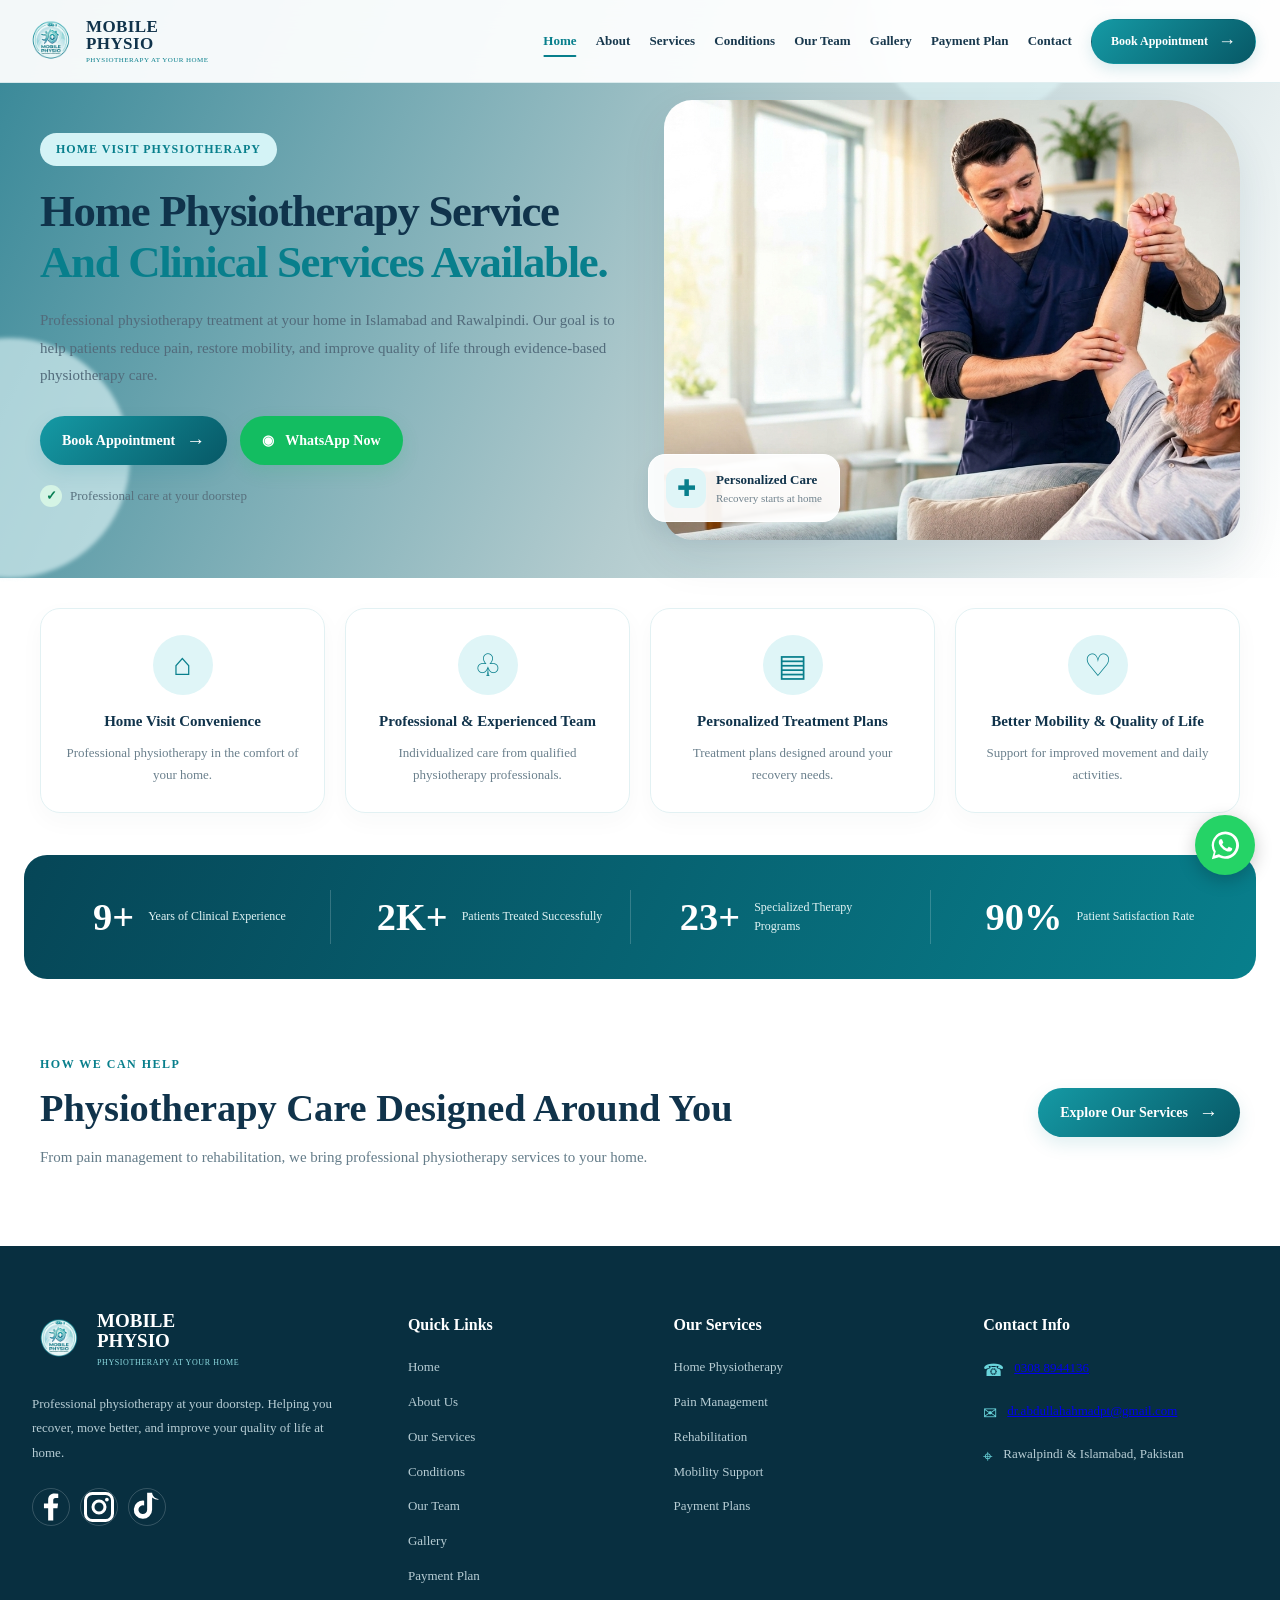
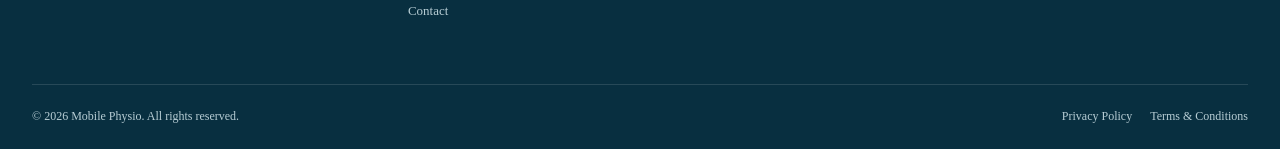
<file: index.html>
<!DOCTYPE html>
<html lang="en">
<head>
  <meta charset="UTF-8">
  <meta name="viewport" content="width=device-width, initial-scale=1.0">

  <meta
    name="description"
    content="Professional home physiotherapy in Islamabad and Rawalpindi. Book your appointment with Mobile Physio."
  >

  <meta name="theme-color" content="#087f8c">

  <title>Mobile Physio | Home Physiotherapy Islamabad &amp; Rawalpindi</title>

  <link rel="stylesheet" href="css/navbar.css">
  <link rel="stylesheet" href="css/home.css">
  <link rel="stylesheet" href="css/footer.css">

  <script src="js/components.js" defer></script>
  <script src="js/home.js" defer></script>
  <link rel="icon" type="image/png" href="favicon.png">
</head>

<body>

  <!-- FIXED NAVBAR -->
  <div id="navbar-placeholder"></div>

  <main class="home-page">

    <!-- HERO: CONTENT AND IMAGE SIDE BY SIDE -->
    <section class="hero">

      <div class="hero-bg-circle circle-one"></div>
      <div class="hero-bg-circle circle-two"></div>

      <div class="hero-container">

        <div class="hero-content">

          <span class="hero-label">
            HOME VISIT PHYSIOTHERAPY
          </span>

          <h1>
            Home Physiotherapy Service
            <span>And Clinical Services Available.</span>
          </h1>

          <p>
            Professional physiotherapy treatment at your home in
            Islamabad and Rawalpindi. Our goal is to help patients
            reduce pain, restore mobility, and improve quality of life
            through evidence-based physiotherapy care.
          </p>

          <div class="hero-buttons">

            <a href="contact.html#appointment" class="btn-primary">
              Book Appointment
              <span aria-hidden="true">→</span>
            </a>

            <a
              href="https://wa.me/923088944136"
              target="_blank"
              rel="noopener noreferrer"
              class="btn-whatsapp"
            >
              <span aria-hidden="true">◉</span>
              WhatsApp Now
            </a>

          </div>

          <div class="hero-note">
            <span class="note-icon" aria-hidden="true">✓</span>
            Professional care at your doorstep
          </div>

        </div>

        <!-- HERO IMAGE INSIDE HERO SECTION -->
        <div class="hero-image">

          <img
            src="assets/images/gallery/hero-physio.jpg"
            alt="Physiotherapist providing home treatment to a patient"
            fetchpriority="high"
          >

          <div class="hero-image-caption">

            <span class="caption-icon" aria-hidden="true">✚</span>

            <div>
              <strong>Personalized Care</strong>
              <small>Recovery starts at home</small>
            </div>

          </div>

        
        </div>

      </div>
    </section>

    <!-- BENEFITS -->
    <section
      class="benefits section-reveal"
      aria-label="Our benefits"
    >

      <div class="benefit-card">
        <div class="benefit-icon" aria-hidden="true">⌂</div>
        <h3>Home Visit Convenience</h3>
        <p>
          Professional physiotherapy in the comfort of your home.
        </p>
      </div>

      <div class="benefit-card">
        <div class="benefit-icon" aria-hidden="true">♧</div>
        <h3>Professional &amp; Experienced Team</h3>
        <p>
          Individualized care from qualified physiotherapy professionals.
        </p>
      </div>

      <div class="benefit-card">
        <div class="benefit-icon" aria-hidden="true">▤</div>
        <h3>Personalized Treatment Plans</h3>
        <p>
          Treatment plans designed around your recovery needs.
        </p>
      </div>

      <div class="benefit-card">
        <div class="benefit-icon" aria-hidden="true">♡</div>
        <h3>Better Mobility &amp; Quality of Life</h3>
        <p>
          Support for improved movement and daily activities.
        </p>
      </div>

    </section>

    <!-- ANIMATED STATISTICS -->
    <section
      class="stats-section section-reveal"
      aria-label="Our statistics"
    >

      <div class="stat-item">
        <strong
          class="stat-number"
          data-target="10"
          data-suffix="+"
        >10+</strong>

        <span>Years of Clinical Experience</span>
      </div>

      <div class="stat-item">
        <strong
          class="stat-number"
          data-target="3"
          data-suffix="K+"
        >3K+</strong>

        <span>Patients Treated Successfully</span>
      </div>

      <div class="stat-item">
        <strong
          class="stat-number"
          data-target="25"
          data-suffix="+"
        >25+</strong>

        <span>Specialized Therapy Programs</span>
      </div>

      <div class="stat-item">
        <strong
          class="stat-number"
          data-target="96"
          data-suffix="%"
        >96%</strong>

        <span>Patient Satisfaction Rate</span>
      </div>

    </section>

    <!-- SERVICES INTRODUCTION -->
    <section class="home-intro section-reveal">

      <div class="section-heading">

        <span>HOW WE CAN HELP</span>

        <h2>Physiotherapy Care Designed Around You</h2>

        <p>
          From pain management to rehabilitation, we bring professional
          physiotherapy services to your home.
        </p>

      </div>

      <a href="services.html" class="btn-primary">
        Explore Our Services
        <span aria-hidden="true">→</span>
      </a>

    </section>

  </main>

  <!-- Footer -->
<div id="footer-placeholder"></div>

<!-- Fixed WhatsApp Button -->
<div id="whatsapp-placeholder"></div>

</body>
</html>
</file>
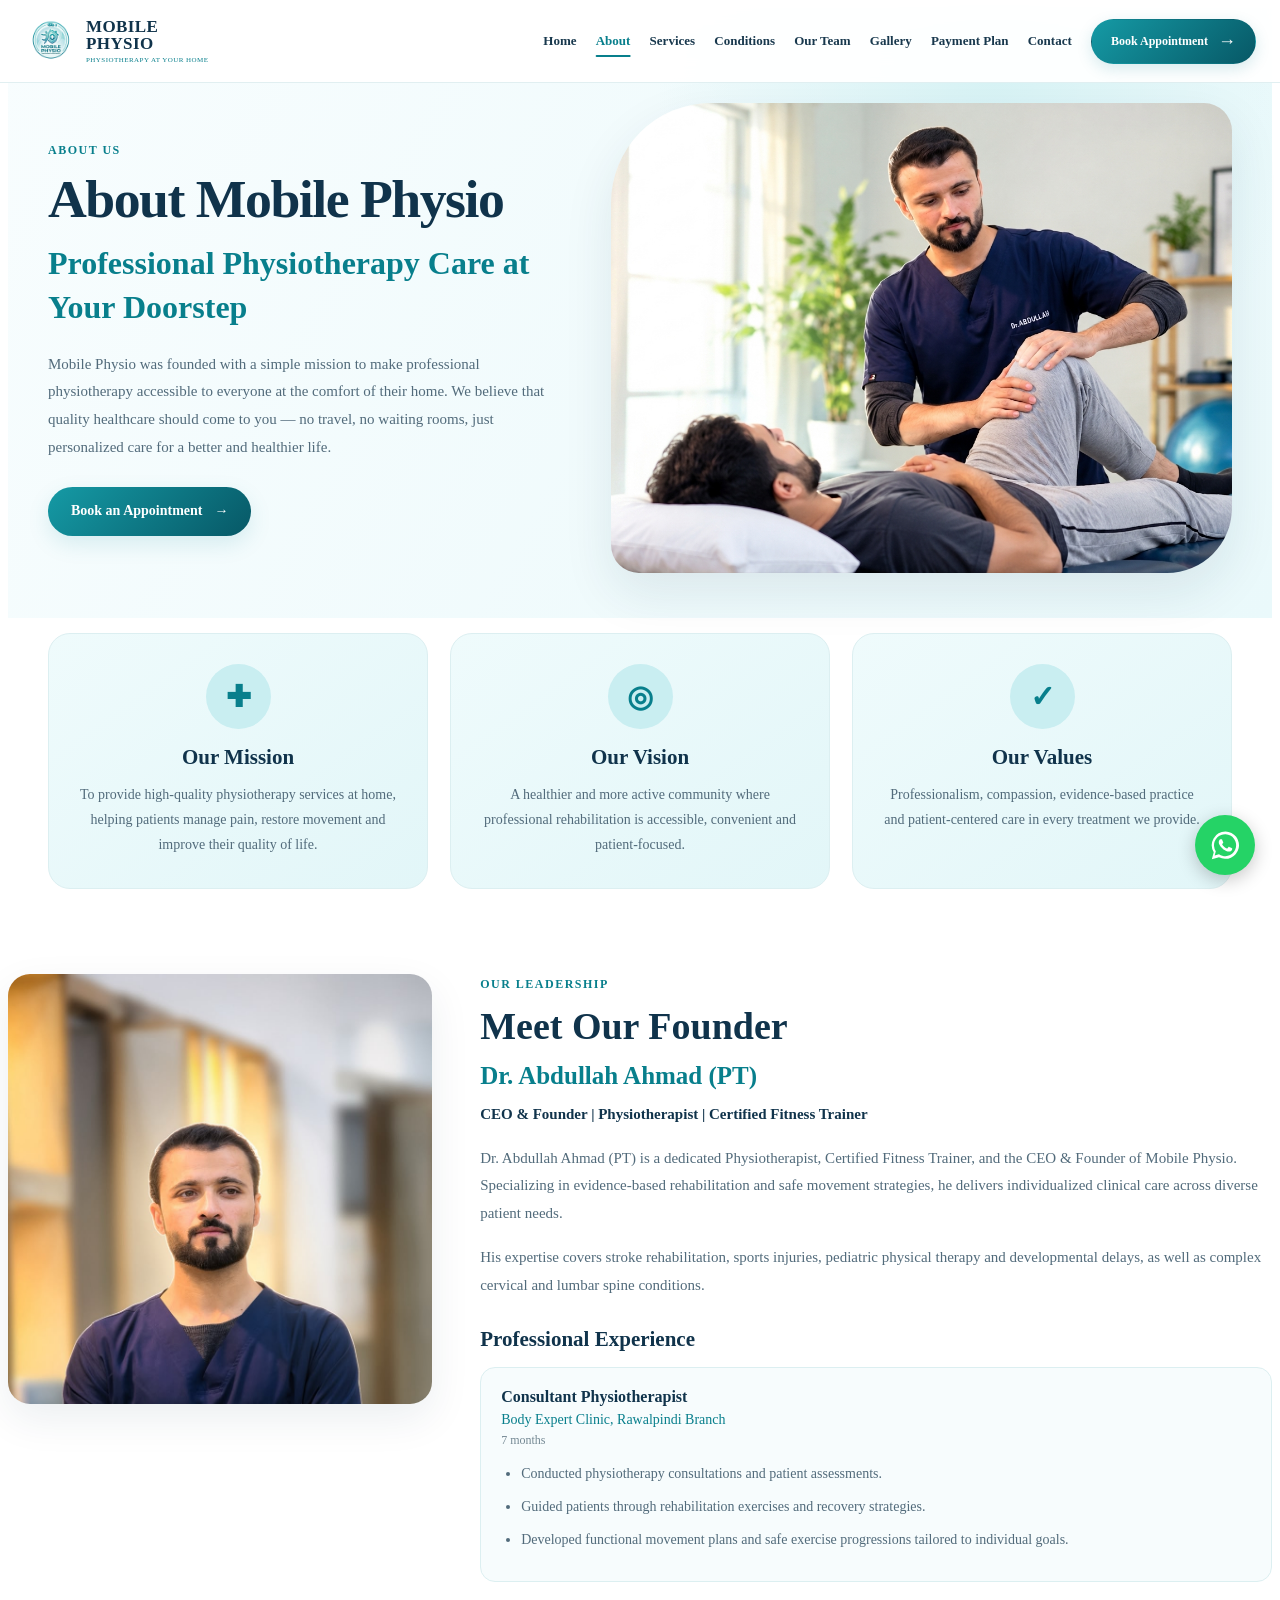
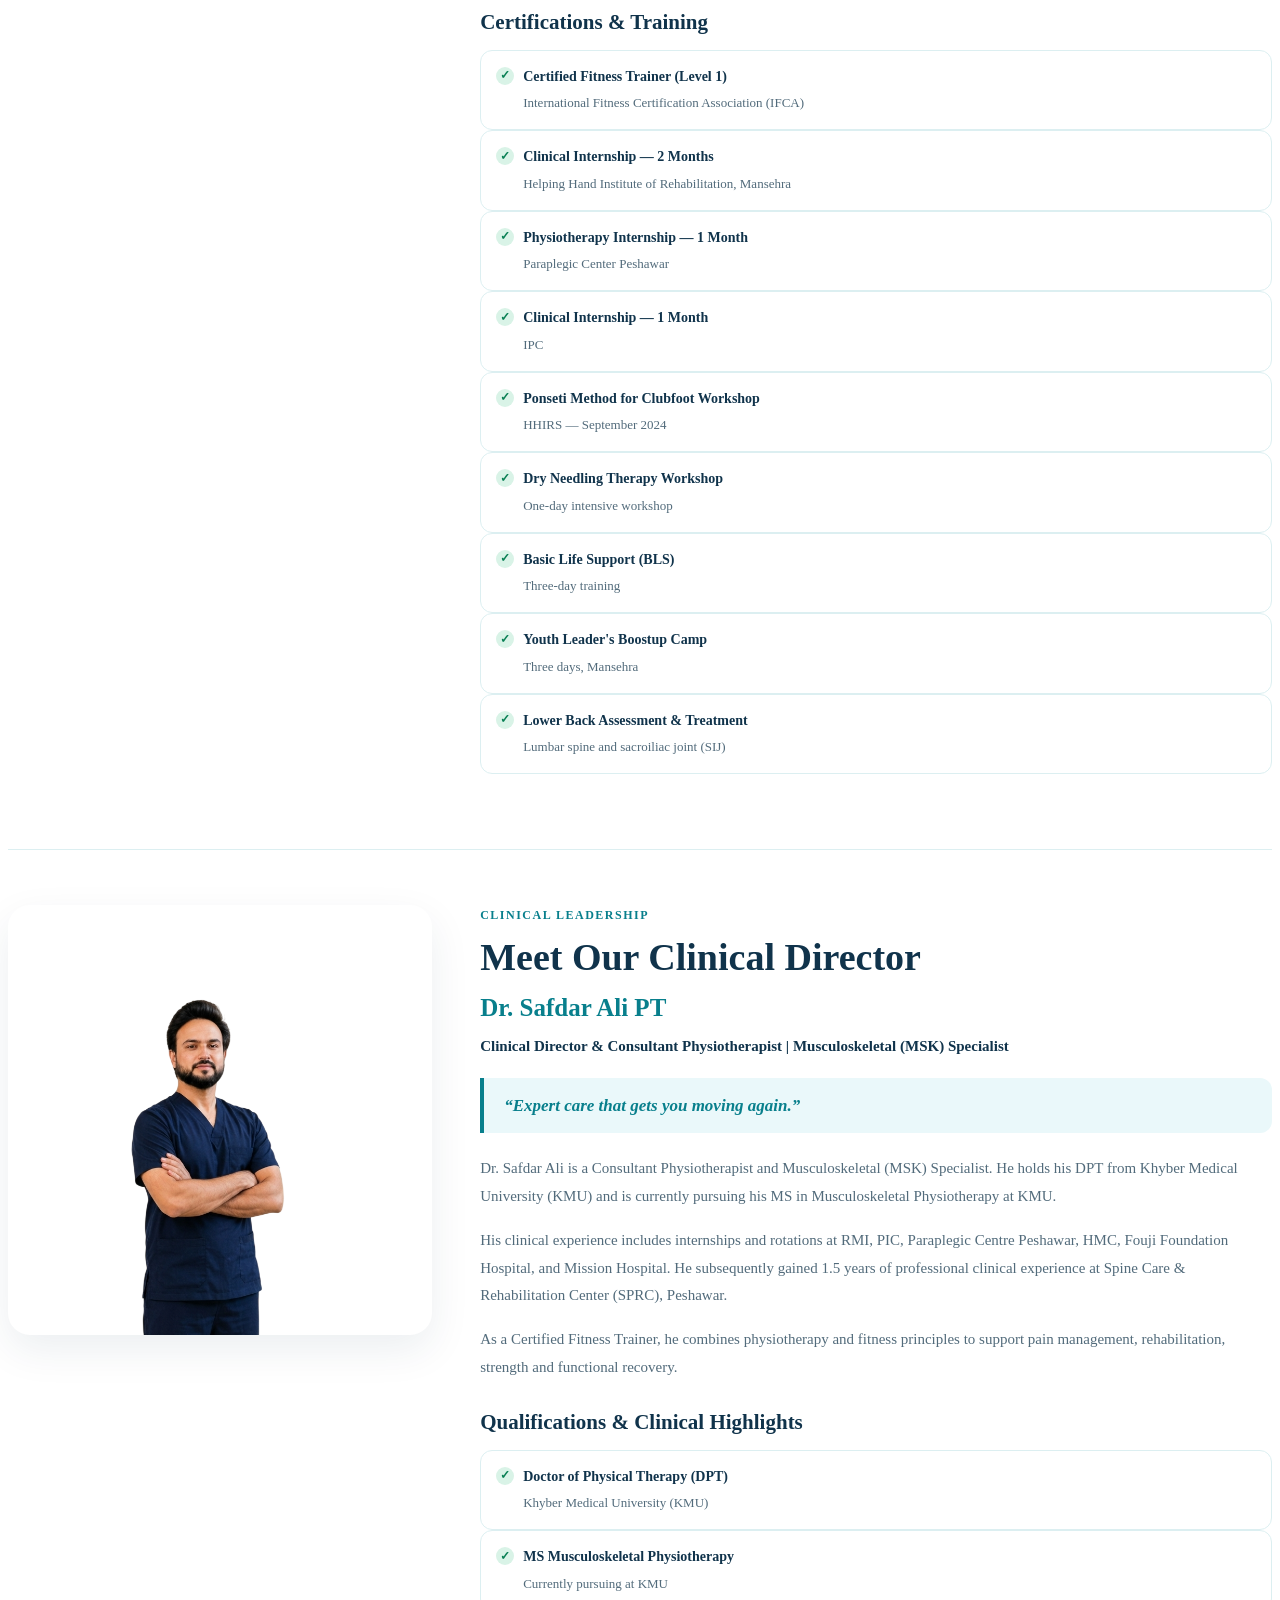
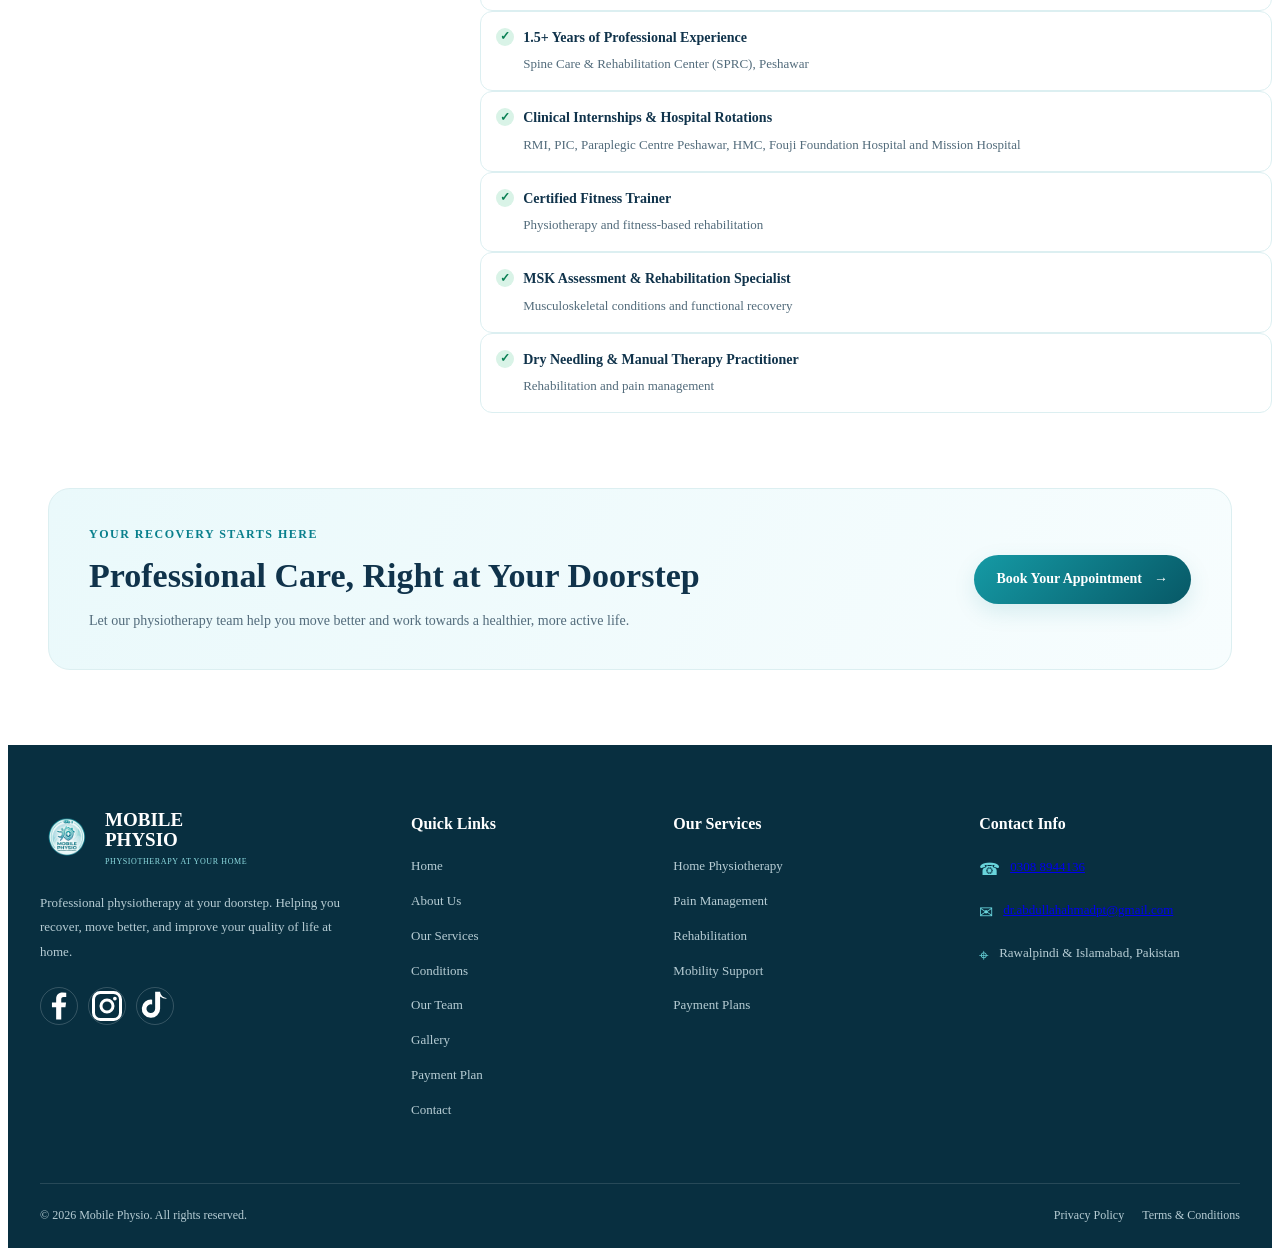
<file: about.html>
<!DOCTYPE html>
<html lang="en">
<head>
  <meta charset="UTF-8">
  <meta name="viewport" content="width=device-width, initial-scale=1.0">

  <meta name="description"
    content="Meet the founders and clinical leadership of Mobile Physio, providing professional home physiotherapy in Islamabad and Rawalpindi.">

  <meta name="theme-color" content="#087f8c">

  <title>About Us | Mobile Physio</title>

  <link rel="stylesheet" href="css/navbar.css">
  <link rel="stylesheet" href="css/about.css">
  <link rel="stylesheet" href="css/footer.css">
<link rel="stylesheet" href="css/whatsapp.css">
<link rel="icon" type="image/png" href="/favicon.png">

  <script src="js/components.js" defer></script>
</head>

<body>

  <!-- SINGLE SHARED NAVBAR -->
  <div id="navbar-placeholder"></div>

  <main class="about-page">

    <!-- ABOUT HERO -->
    <section class="about-hero">
      <div class="about-hero-inner">

        <div class="about-hero-content">
          <span class="eyebrow">ABOUT US</span>

          <h1>About Mobile Physio</h1>

          <h2>Professional Physiotherapy Care at Your Doorstep</h2>

          <p>
            Mobile Physio was founded with a simple mission to make
            professional physiotherapy accessible to everyone at the
            comfort of their home. We believe that quality healthcare
            should come to you — no travel, no waiting rooms, just
            personalized care for a better and healthier life.
          </p>

          <a href="contact.html#appointment" class="about-btn">
            Book an Appointment <span aria-hidden="true">→</span>
          </a>
        </div>

        <div class="about-hero-image">
          <img
            src="assets/images/about/about-hero.jpg"
            alt="Physiotherapist helping a patient with rehabilitation exercises"
          >
        </div>

      </div>
    </section>

    <!-- MISSION, VISION AND VALUES -->
    <section class="about-values section-reveal">
      <article class="value-card">
        <div class="value-icon" aria-hidden="true">✚</div>
        <h3>Our Mission</h3>
        <p>
          To provide high-quality physiotherapy services at home,
          helping patients manage pain, restore movement and improve
          their quality of life.
        </p>
      </article>

      <article class="value-card">
        <div class="value-icon" aria-hidden="true">◎</div>
        <h3>Our Vision</h3>
        <p>
          A healthier and more active community where professional
          rehabilitation is accessible, convenient and patient-focused.
        </p>
      </article>

      <article class="value-card">
        <div class="value-icon" aria-hidden="true">✓</div>
        <h3>Our Values</h3>
        <p>
          Professionalism, compassion, evidence-based practice and
          patient-centered care in every treatment we provide.
        </p>
      </article>
    </section>

    <!-- FOUNDER PROFILE -->
    <section class="leader-section founder-section section-reveal">
      <div class="leader-image">
        <img
          src="assets/images/team/dr-abdullah-ahmad.jpg"
          alt="Dr. Abdullah Ahmad, CEO and Founder of Mobile Physio"
          loading="lazy"
        >
      </div>

      <div class="leader-content">
        <span class="eyebrow">OUR LEADERSHIP</span>
        <h2>Meet Our Founder</h2>
        <h3>Dr. Abdullah Ahmad (PT)</h3>

        <p class="leader-role">
          CEO &amp; Founder | Physiotherapist | Certified Fitness Trainer
        </p>

        <p>
          Dr. Abdullah Ahmad (PT) is a dedicated Physiotherapist,
          Certified Fitness Trainer, and the CEO &amp; Founder of
          Mobile Physio. Specializing in evidence-based rehabilitation
          and safe movement strategies, he delivers individualized
          clinical care across diverse patient needs.
        </p>

        <p>
          His expertise covers stroke rehabilitation, sports injuries,
          pediatric physical therapy and developmental delays, as well
          as complex cervical and lumbar spine conditions.
        </p>

        <div class="leader-subsection">
          <h4>Professional Experience</h4>
          <div class="experience-card">
            <strong>Consultant Physiotherapist</strong>
            <span>Body Expert Clinic, Rawalpindi Branch</span>
            <small>7 months</small>
            <ul>
              <li>Conducted physiotherapy consultations and patient assessments.</li>
              <li>Guided patients through rehabilitation exercises and recovery strategies.</li>
              <li>Developed functional movement plans and safe exercise progressions tailored to individual goals.</li>
            </ul>
          </div>
        </div>

        <div class="leader-subsection">
          <h4>Certifications &amp; Training</h4>
          <ul class="credential-list">
            <li>
              <strong>Certified Fitness Trainer (Level 1)</strong>
              <span>International Fitness Certification Association (IFCA)</span>
            </li>
            <li>
              <strong>Clinical Internship — 2 Months</strong>
              <span>Helping Hand Institute of Rehabilitation, Mansehra</span>
            </li>
            <li>
              <strong>Physiotherapy Internship — 1 Month</strong>
              <span>Paraplegic Center Peshawar</span>
            </li>
            <li>
              <strong>Clinical Internship — 1 Month</strong>
              <span>IPC</span>
            </li>
            <li>
              <strong>Ponseti Method for Clubfoot Workshop</strong>
              <span>HHIRS — September 2024</span>
            </li>
            <li>
              <strong>Dry Needling Therapy Workshop</strong>
              <span>One-day intensive workshop</span>
            </li>
            <li>
              <strong>Basic Life Support (BLS)</strong>
              <span>Three-day training</span>
            </li>
            <li>
              <strong>Youth Leader's Boostup Camp</strong>
              <span>Three days, Mansehra</span>
            </li>
            <li>
              <strong>Lower Back Assessment &amp; Treatment</strong>
              <span>Lumbar spine and sacroiliac joint (SIJ)</span>
            </li>
          </ul>
        </div>
      </div>
    </section>

    <!-- CLINICAL DIRECTOR PROFILE -->
    <section class="leader-section director-section section-reveal">
      <div class="leader-image">
        <img
          src="assets/images/team/dr-safdar-ali.jpg"
          alt="Dr. Safdar Ali PT, Clinical Director of Mobile Physio"
          loading="lazy"
        >
      </div>

      <div class="leader-content">
        <span class="eyebrow">CLINICAL LEADERSHIP</span>
        <h2>Meet Our Clinical Director</h2>
        <h3>Dr. Safdar Ali PT</h3>

        <p class="leader-role">
          Clinical Director &amp; Consultant Physiotherapist |
          Musculoskeletal (MSK) Specialist
        </p>

        <blockquote>
          “Expert care that gets you moving again.”
        </blockquote>

        <p>
          Dr. Safdar Ali is a Consultant Physiotherapist and
          Musculoskeletal (MSK) Specialist. He holds his DPT from
          Khyber Medical University (KMU) and is currently pursuing
          his MS in Musculoskeletal Physiotherapy at KMU.
        </p>

        <p>
          His clinical experience includes internships and rotations
          at RMI, PIC, Paraplegic Centre Peshawar, HMC, Fouji Foundation
          Hospital, and Mission Hospital. He subsequently gained
          1.5 years of professional clinical experience at Spine Care
          &amp; Rehabilitation Center (SPRC), Peshawar.
        </p>

        <p>
          As a Certified Fitness Trainer, he combines physiotherapy
          and fitness principles to support pain management,
          rehabilitation, strength and functional recovery.
        </p>

        <div class="leader-subsection">
          <h4>Qualifications &amp; Clinical Highlights</h4>

          <ul class="credential-list">
            <li>
              <strong>Doctor of Physical Therapy (DPT)</strong>
              <span>Khyber Medical University (KMU)</span>
            </li>
            <li>
              <strong>MS Musculoskeletal Physiotherapy</strong>
              <span>Currently pursuing at KMU</span>
            </li>
            <li>
              <strong>1.5+ Years of Professional Experience</strong>
              <span>Spine Care &amp; Rehabilitation Center (SPRC), Peshawar</span>
            </li>
            <li>
              <strong>Clinical Internships &amp; Hospital Rotations</strong>
              <span>RMI, PIC, Paraplegic Centre Peshawar, HMC, Fouji Foundation Hospital and Mission Hospital</span>
            </li>
            <li>
              <strong>Certified Fitness Trainer</strong>
              <span>Physiotherapy and fitness-based rehabilitation</span>
            </li>
            <li>
              <strong>MSK Assessment &amp; Rehabilitation Specialist</strong>
              <span>Musculoskeletal conditions and functional recovery</span>
            </li>
            <li>
              <strong>Dry Needling &amp; Manual Therapy Practitioner</strong>
              <span>Rehabilitation and pain management</span>
            </li>
          </ul>
        </div>
      </div>
    </section>

    <!-- CALL TO ACTION -->
    <section class="about-cta section-reveal">
      <div>
        <span class="eyebrow">YOUR RECOVERY STARTS HERE</span>
        <h2>Professional Care, Right at Your Doorstep</h2>
        <p>
          Let our physiotherapy team help you move better and
          work towards a healthier, more active life.
        </p>
      </div>

      <a href="contact.html#appointment" class="about-btn">
        Book Your Appointment <span aria-hidden="true">→</span>
      </a>
    </section>

  </main>

  <!-- SHARED FOOTER -->
  <div id="footer-placeholder"></div>

</body>
</html>
</file>
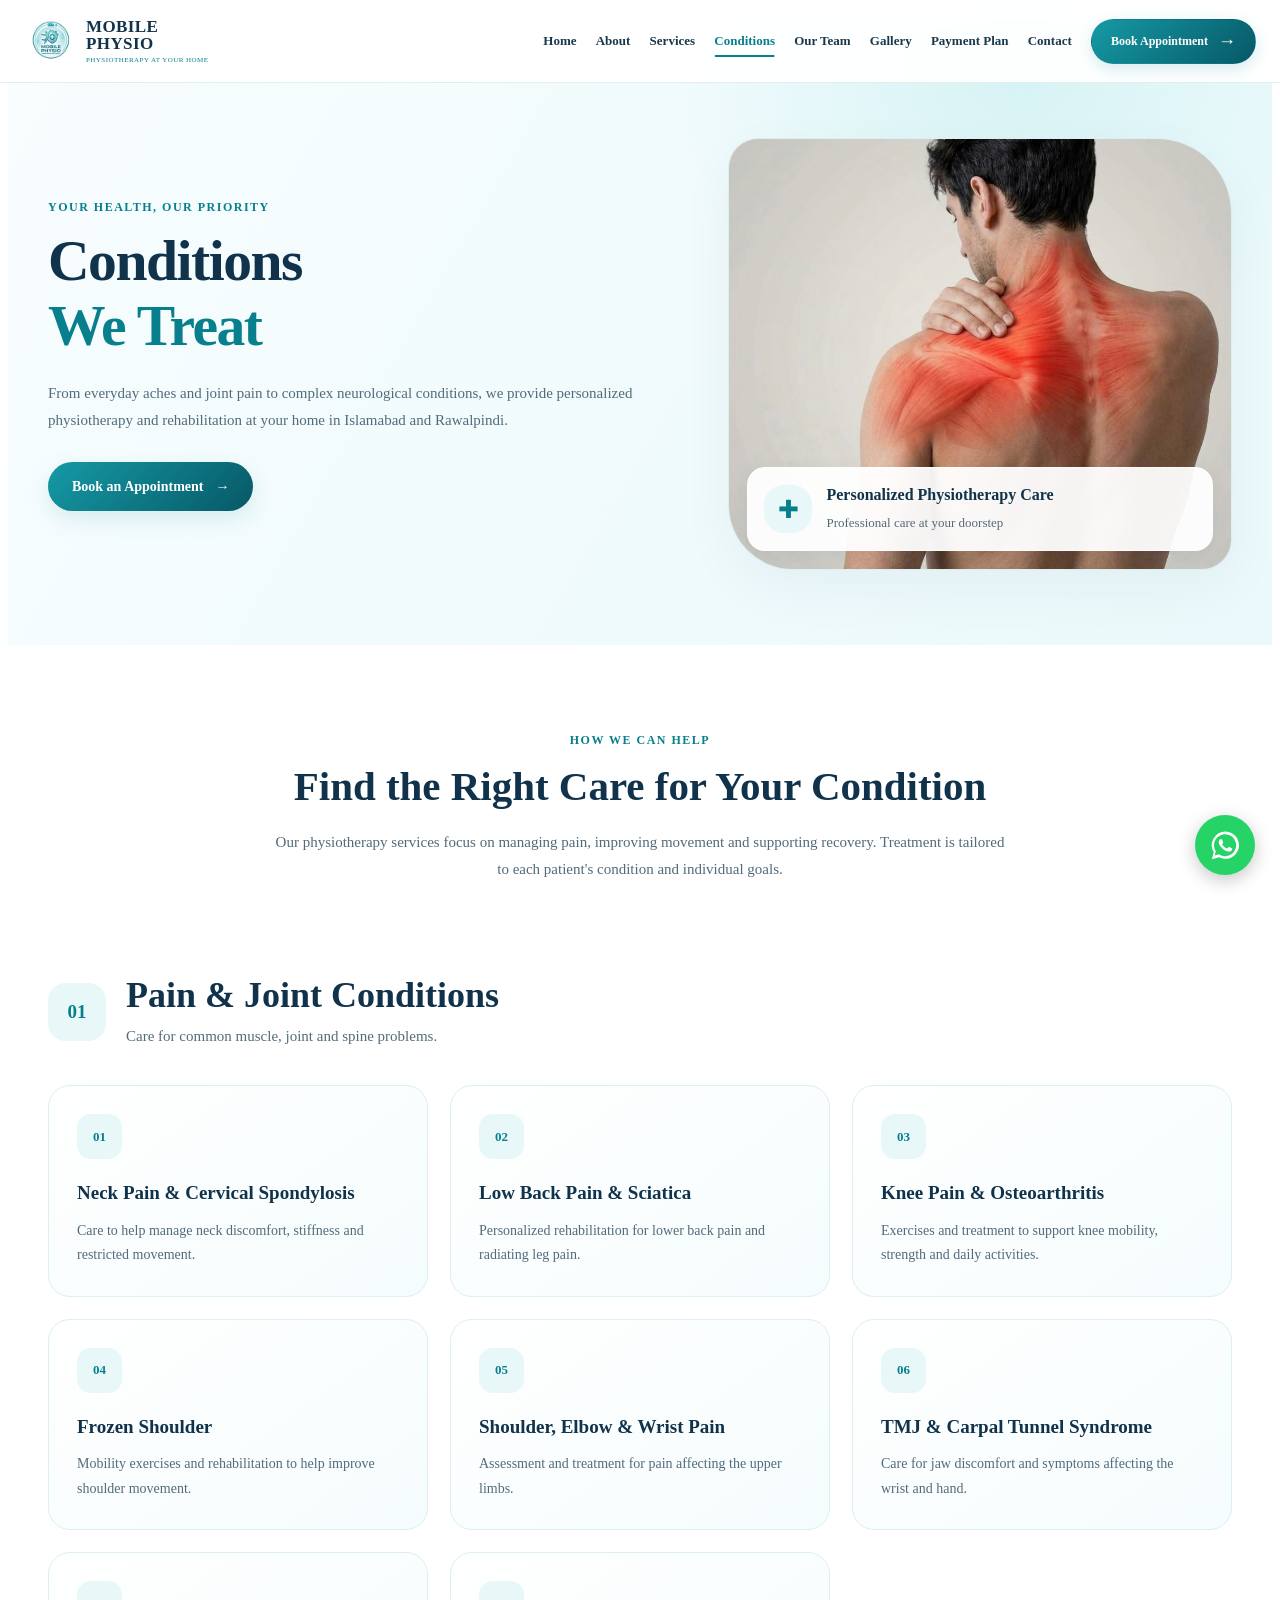
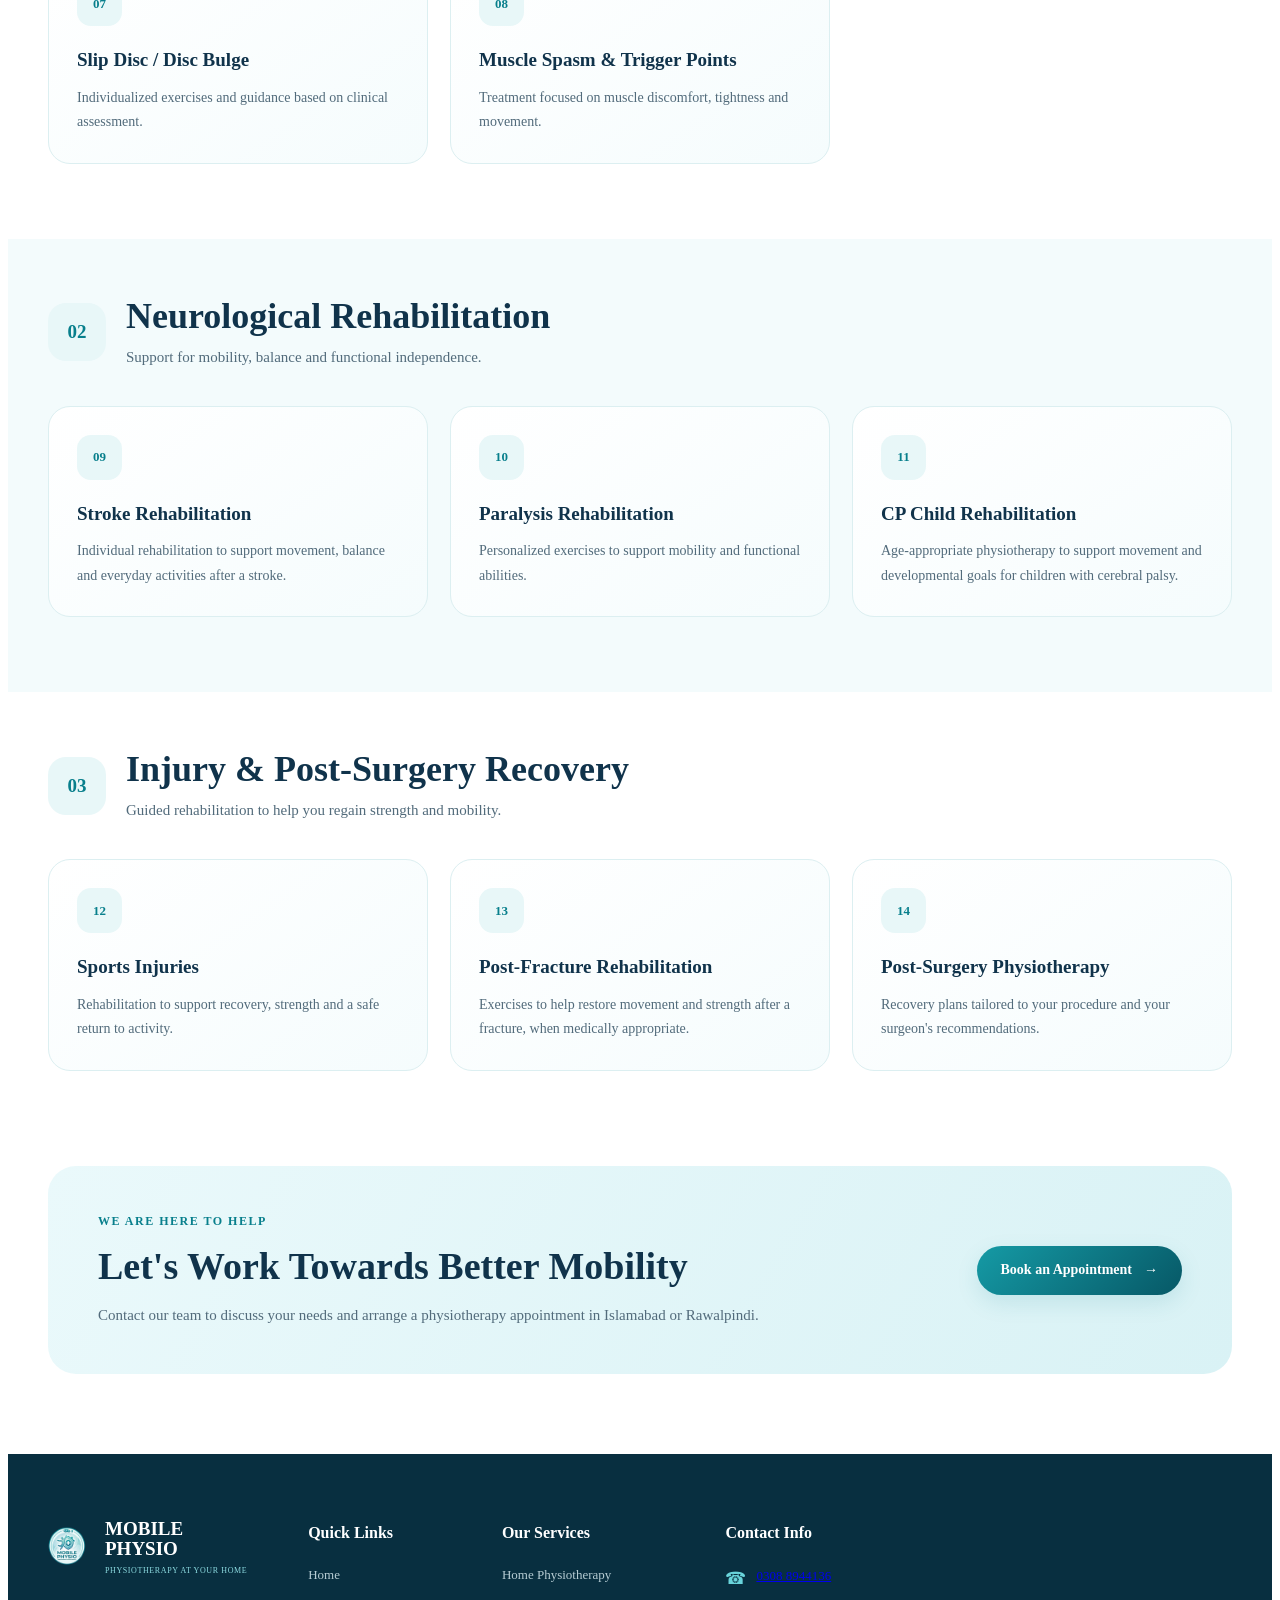
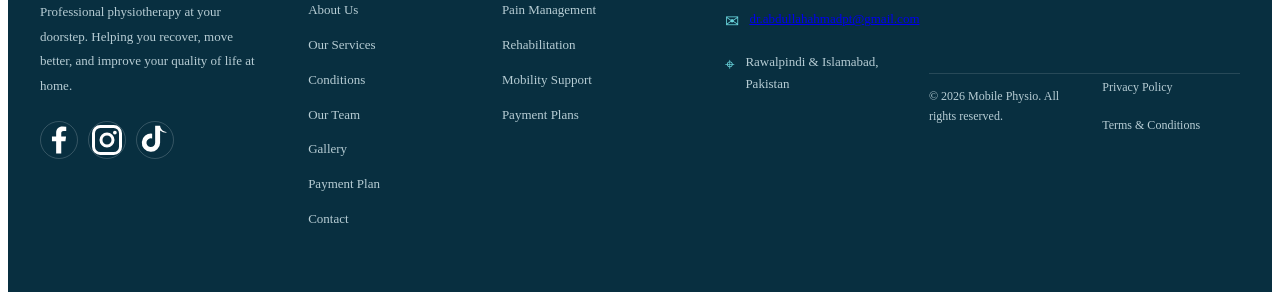
<file: conditions.html>
<!DOCTYPE html>
<html lang="en">
<head>
  <meta charset="UTF-8">
  <meta name="viewport" content="width=device-width, initial-scale=1.0">

  <title>Conditions We Treat | Mobile Physio</title>
  <meta name="description" content="Explore physiotherapy treatments for joint pain, back pain, neurological conditions and post-surgery rehabilitation in Islamabad and Rawalpindi.">

  <meta name="theme-color" content="#087f8c">

  <link rel="stylesheet" href="css/navbar.css">
  <link rel="stylesheet" href="css/conditions.css">
  <link rel="stylesheet" href="css/footer.css">
  <link rel="icon" type="image/png" href="favicon.png">

  <!-- Use the same shared navbar, footer and WhatsApp component as other pages. -->
  <script src="js/components.js" defer></script>

</head>

<body>

  <!-- Shared navbar is injected from components/navbar.html -->
  <div id="navbar-placeholder"></div>

  <main class="conditions-page">

    <!-- HERO SECTION -->
    <section class="conditions-hero">

      <div class="conditions-hero-inner">

        <div class="conditions-hero-content">

          <span class="eyebrow">
            YOUR HEALTH, OUR PRIORITY
          </span>

          <h1>
            Conditions
            <span>We Treat</span>
          </h1>

          <p>
            From everyday aches and joint pain to complex neurological
            conditions, we provide personalized physiotherapy and
            rehabilitation at your home in Islamabad and Rawalpindi.
          </p>

          <a href="contact.html" class="condition-btn">
            Book an Appointment <span>→</span>
          </a>

        </div>


        
<div class="conditions-hero-visual conditions-image-card">
  <img
    src="assets/images/conditions-hero.jpg"
    alt="Physiotherapist providing rehabilitation care to a patient at home"
    class="conditions-hero-image"
  >
  <div class="conditions-image-caption">
    <span class="hero-icon">✚</span>
    <div>
      <h3>Personalized Physiotherapy Care</h3>
      <p>Professional care at your doorstep</p>
    </div>
  </div>
</div>

        </div>

      </div>

    </section>


    <!-- ================= INTRODUCTION ================= -->
    <section class="conditions-intro">

      <span class="eyebrow">HOW WE CAN HELP</span>

      <h2>Find the Right Care for Your Condition</h2>

      <p>
        Our physiotherapy services focus on managing pain, improving
        movement and supporting recovery. Treatment is tailored to
        each patient's condition and individual goals.
      </p>

    </section>


    <!-- ================= CATEGORY 01 ================= -->
    <section class="condition-category">

      <div class="category-heading">

        <span class="category-number">01</span>

        <div>
          <h2>Pain &amp; Joint Conditions</h2>
          <p>Care for common muscle, joint and spine problems.</p>
        </div>

      </div>


      <div class="condition-grid">

        <article class="condition-card">
          <span class="condition-symbol">01</span>
          <h3>Neck Pain &amp; Cervical Spondylosis</h3>
          <p>
            Care to help manage neck discomfort, stiffness and
            restricted movement.
          </p>
        </article>


        <article class="condition-card">
          <span class="condition-symbol">02</span>
          <h3>Low Back Pain &amp; Sciatica</h3>
          <p>
            Personalized rehabilitation for lower back pain and
            radiating leg pain.
          </p>
        </article>


        <article class="condition-card">
          <span class="condition-symbol">03</span>
          <h3>Knee Pain &amp; Osteoarthritis</h3>
          <p>
            Exercises and treatment to support knee mobility,
            strength and daily activities.
          </p>
        </article>


        <article class="condition-card">
          <span class="condition-symbol">04</span>
          <h3>Frozen Shoulder</h3>
          <p>
            Mobility exercises and rehabilitation to help improve
            shoulder movement.
          </p>
        </article>


        <article class="condition-card">
          <span class="condition-symbol">05</span>
          <h3>Shoulder, Elbow &amp; Wrist Pain</h3>
          <p>
            Assessment and treatment for pain affecting the
            upper limbs.
          </p>
        </article>


        <article class="condition-card">
          <span class="condition-symbol">06</span>
          <h3>TMJ &amp; Carpal Tunnel Syndrome</h3>
          <p>
            Care for jaw discomfort and symptoms affecting the
            wrist and hand.
          </p>
        </article>


        <article class="condition-card">
          <span class="condition-symbol">07</span>
          <h3>Slip Disc / Disc Bulge</h3>
          <p>
            Individualized exercises and guidance based on
            clinical assessment.
          </p>
        </article>


        <article class="condition-card">
          <span class="condition-symbol">08</span>
          <h3>Muscle Spasm &amp; Trigger Points</h3>
          <p>
            Treatment focused on muscle discomfort, tightness
            and movement.
          </p>
        </article>

      </div>

    </section>


    <!-- ================= CATEGORY 02 ================= -->
    <section class="condition-category category-tinted">

      <div class="category-heading">

        <span class="category-number">02</span>

        <div>
          <h2>Neurological Rehabilitation</h2>
          <p>
            Support for mobility, balance and functional independence.
          </p>
        </div>

      </div>


      <div class="condition-grid">

        <article class="condition-card">
          <span class="condition-symbol">09</span>
          <h3>Stroke Rehabilitation</h3>
          <p>
            Individual rehabilitation to support movement, balance
            and everyday activities after a stroke.
          </p>
        </article>


        <article class="condition-card">
          <span class="condition-symbol">10</span>
          <h3>Paralysis Rehabilitation</h3>
          <p>
            Personalized exercises to support mobility and
            functional abilities.
          </p>
        </article>


        <article class="condition-card">
          <span class="condition-symbol">11</span>
          <h3>CP Child Rehabilitation</h3>
          <p>
            Age-appropriate physiotherapy to support movement
            and developmental goals for children with cerebral palsy.
          </p>
        </article>

      </div>

    </section>


    <!-- ================= CATEGORY 03 ================= -->
    <section class="condition-category">

      <div class="category-heading">

        <span class="category-number">03</span>

        <div>
          <h2>Injury &amp; Post-Surgery Recovery</h2>
          <p>
            Guided rehabilitation to help you regain strength
            and mobility.
          </p>
        </div>

      </div>


      <div class="condition-grid">

        <article class="condition-card">
          <span class="condition-symbol">12</span>
          <h3>Sports Injuries</h3>
          <p>
            Rehabilitation to support recovery, strength and
            a safe return to activity.
          </p>
        </article>


        <article class="condition-card">
          <span class="condition-symbol">13</span>
          <h3>Post-Fracture Rehabilitation</h3>
          <p>
            Exercises to help restore movement and strength
            after a fracture, when medically appropriate.
          </p>
        </article>


        <article class="condition-card">
          <span class="condition-symbol">14</span>
          <h3>Post-Surgery Physiotherapy</h3>
          <p>
            Recovery plans tailored to your procedure and
            your surgeon's recommendations.
          </p>
        </article>

      </div>

    </section>


    <!-- ================= CALL TO ACTION ================= -->
    <section class="conditions-cta">

      <div>
        <span class="eyebrow">WE ARE HERE TO HELP</span>

        <h2>Let's Work Towards Better Mobility</h2>

        <p>
          Contact our team to discuss your needs and arrange a
          physiotherapy appointment in Islamabad or Rawalpindi.
        </p>
      </div>

      <a href="contact.html" class="condition-btn">
        Book an Appointment <span>→</span>
      </a>

    </section>

  </main>


  <!-- Shared footer and WhatsApp button are injected by components.js -->
  <div id="footer-placeholder"></div>
  <div id="whatsapp-placeholder"></div>

</body>
</html>
</file>
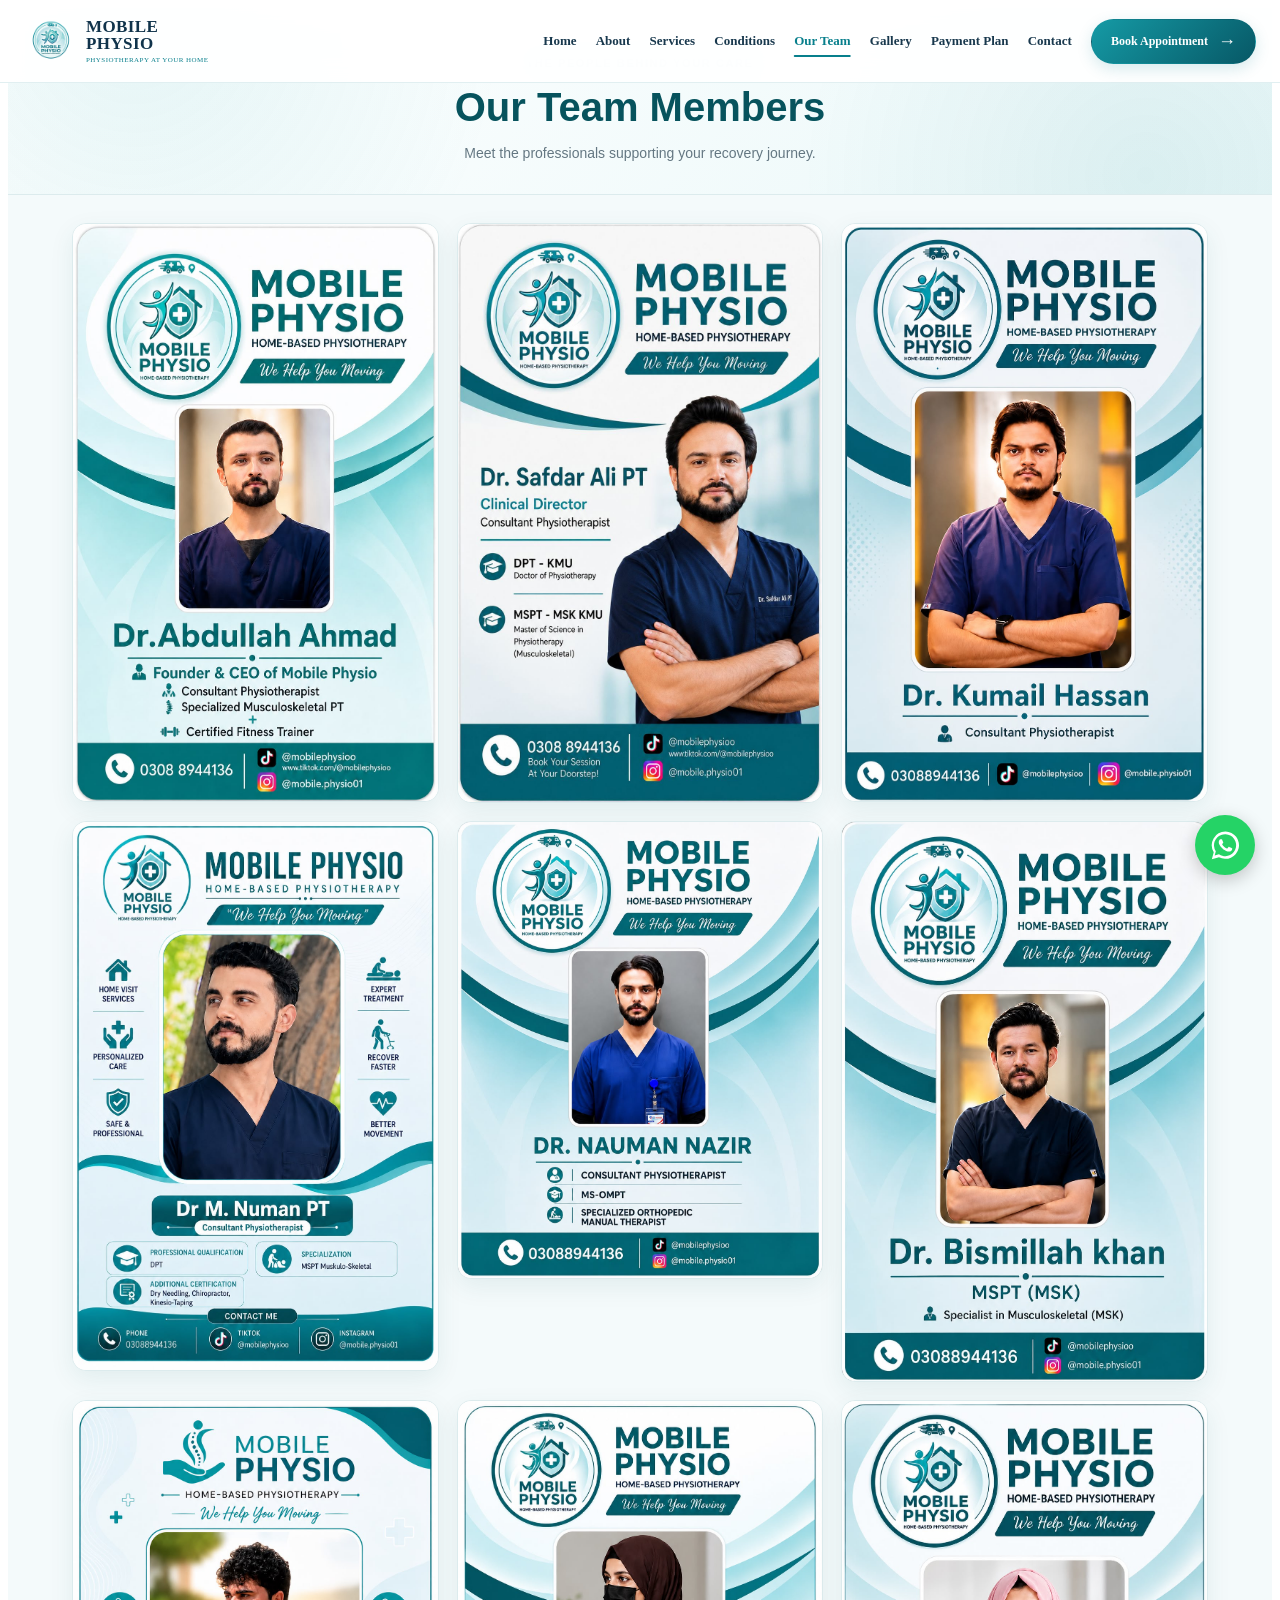
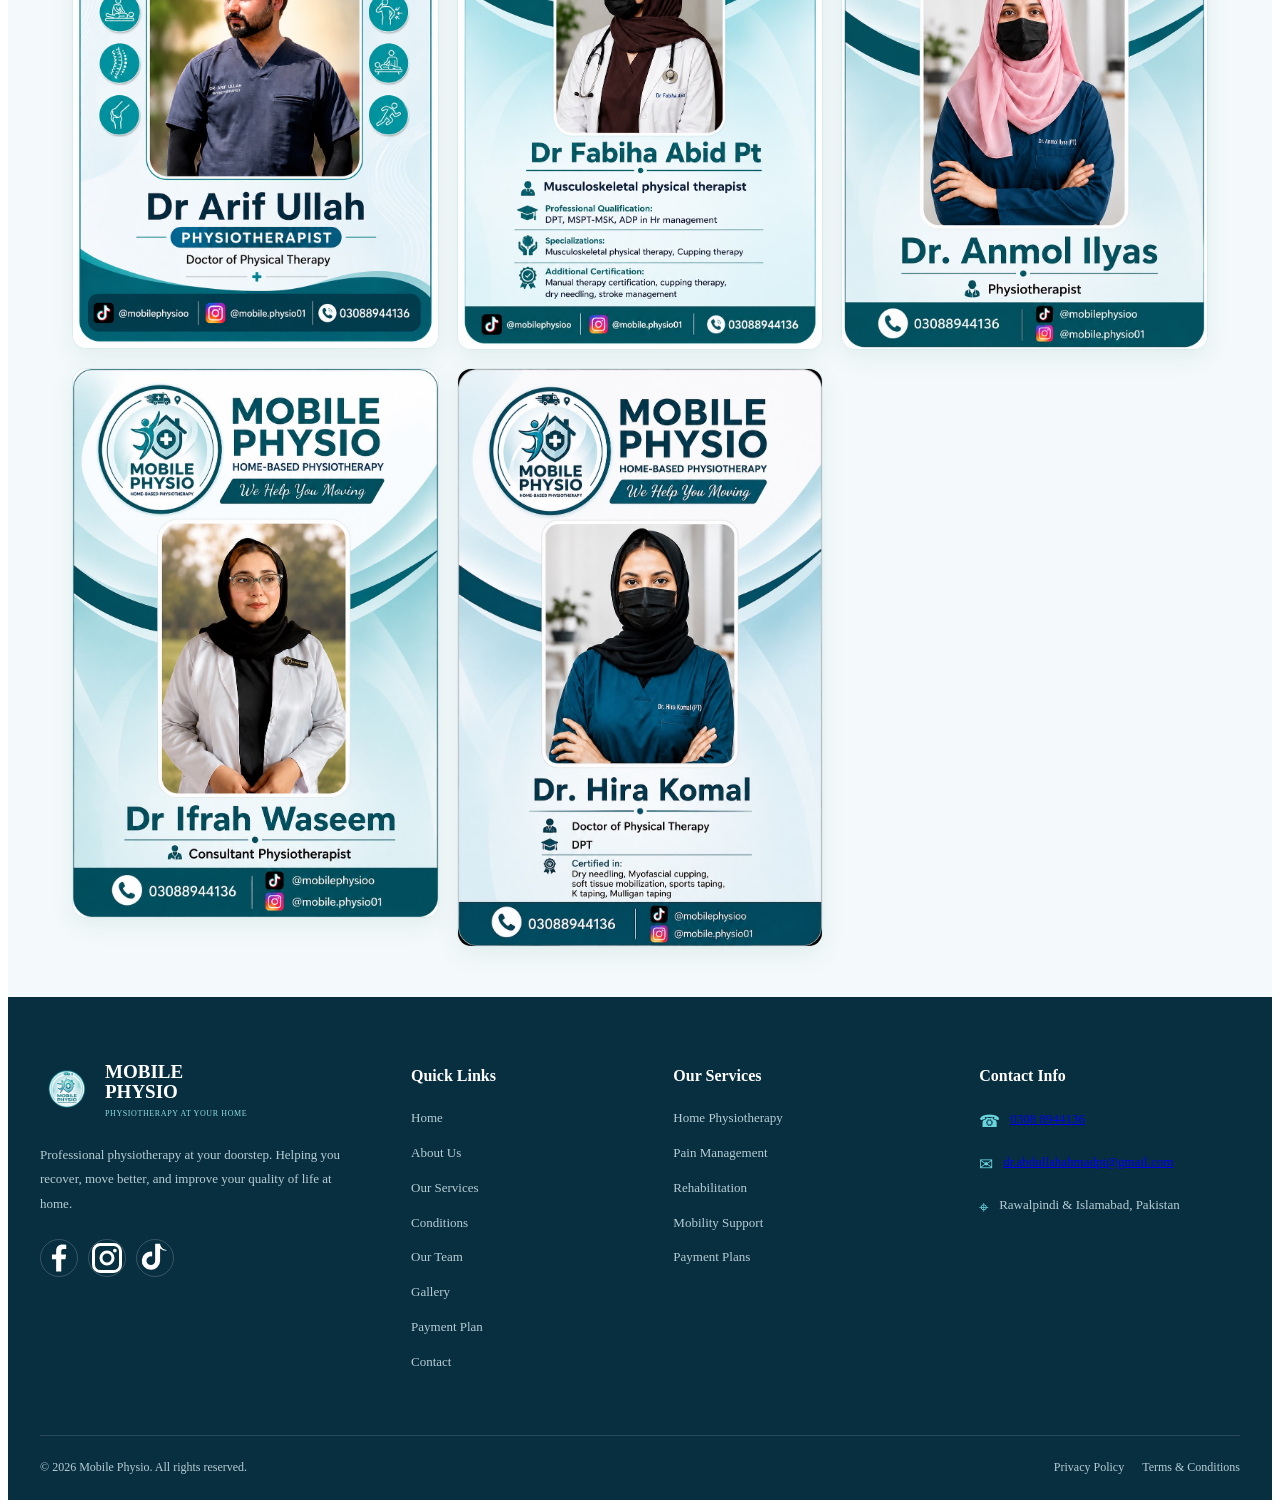
<file: our-team.html>
<!DOCTYPE html>
<html lang="en">
<head>
  <meta charset="UTF-8">
  <meta name="viewport" content="width=device-width, initial-scale=1.0">
  <meta name="description" content="Meet the Mobile Physio team providing professional home physiotherapy in Islamabad and Rawalpindi.">
  <meta name="theme-color" content="#087f8c">
  <title>Our Team | Mobile Physio</title>

  <!-- Favicon -->
  <link rel="icon" href="favicon.png" type="image/png">
  <link rel="shortcut icon" href="favicon.png" type="image/png">

  <!-- Shared styles -->
  <link rel="stylesheet" href="css/navbar.css">
  <link rel="stylesheet" href="css/our-team.css">
  <link rel="stylesheet" href="css/footer.css">
  <link rel="stylesheet" href="css/whatsapp.css">

  <!-- Shared components only; team cards no longer need JavaScript -->
  <script src="js/components.js" defer></script>
</head>
<body>
  <div id="navbar-placeholder"></div>

  <main class="team-page">
    <section class="team-hero">
      <span class="eyebrow">THE PEOPLE BEHIND YOUR CARE</span>
      <h1>Our Team Members</h1>
      <p>Meet the professionals supporting your recovery journey.</p>
    </section>

    <section class="team-section" aria-label="Our team">
      <div class="team-image-grid">
        <figure class="team-image-card">
          <img src="assets/images/team/1.jpg" alt="Dr. Abdullah Ahmad — Founder and CEO of Mobile Physio" loading="eager">
        </figure>
        <figure class="team-image-card">
          <img src="assets/images/team/2.jpg" alt="Dr. Safdar Ali — Clinical Director at Mobile Physio" loading="lazy">
        </figure>
        <figure class="team-image-card">
          <img src="assets/images/team/3.jpg" alt="Mobile Physio team member" loading="lazy">
        </figure>
        <figure class="team-image-card">
          <img src="assets/images/team/4.jpg" alt="Mobile Physio team member" loading="lazy">
        </figure>
        <figure class="team-image-card">
          <img src="assets/images/team/5.jpg" alt="Mobile Physio team member" loading="lazy">
        </figure>
        <figure class="team-image-card">
          <img src="assets/images/team/6.jpg" alt="Mobile Physio team member" loading="lazy">
        </figure><figure class="team-image-card">
          <img src="assets/images/team/7.jpg" alt="Mobile Physio team member" loading="lazy">
        </figure><figure class="team-image-card">
          <img src="assets/images/team/8.jpg" alt="Mobile Physio team member" loading="lazy">
        </figure><figure class="team-image-card">
          <img src="assets/images/team/9.jpg" alt="Mobile Physio team member" loading="lazy">
        </figure><figure class="team-image-card">
          <img src="assets/images/team/10.jpg" alt="Mobile Physio team member" loading="lazy">
        </figure><figure class="team-image-card">
          <img src="assets/images/team/11.jpg" alt="Mobile Physio team member" loading="lazy">
        </figure>
      </div>
    </section>
  </main>

  <div id="footer-placeholder"></div>
  <div id="whatsapp-placeholder"></div>
</body>
</html>
</file>
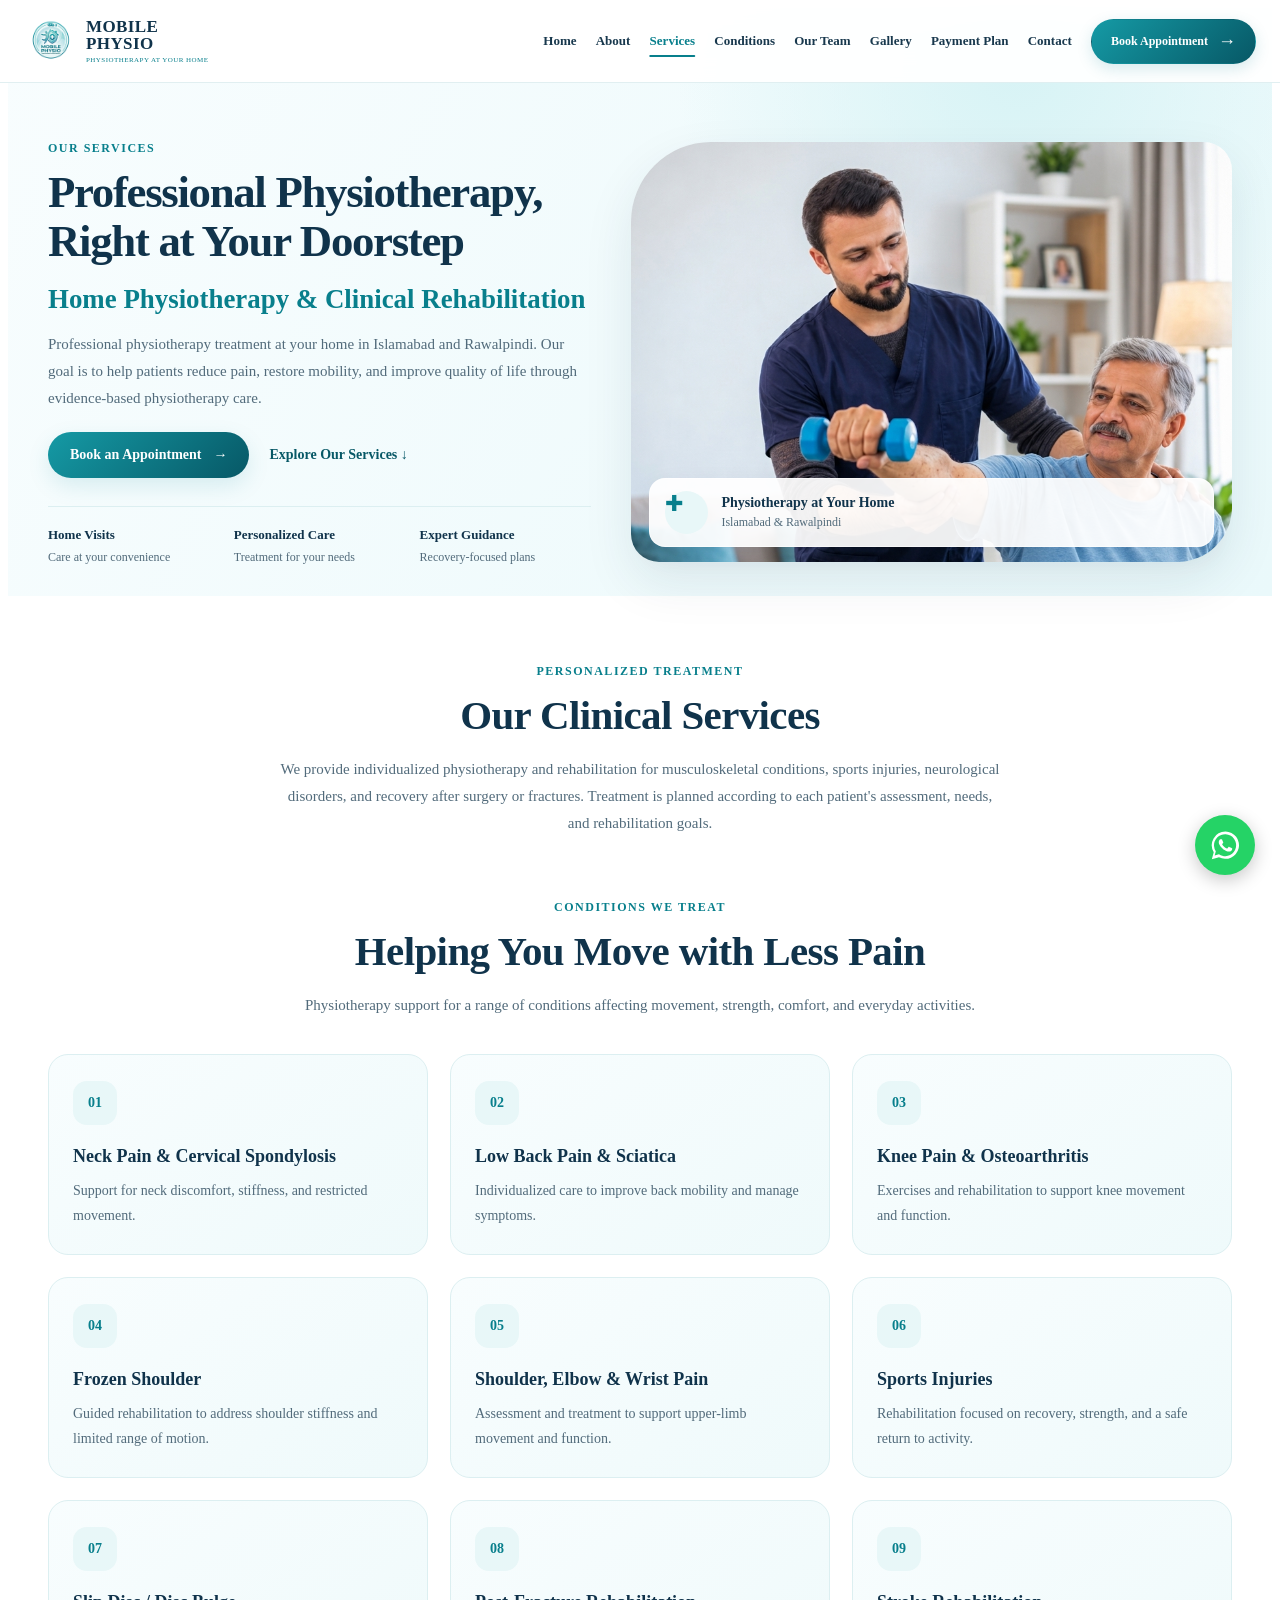
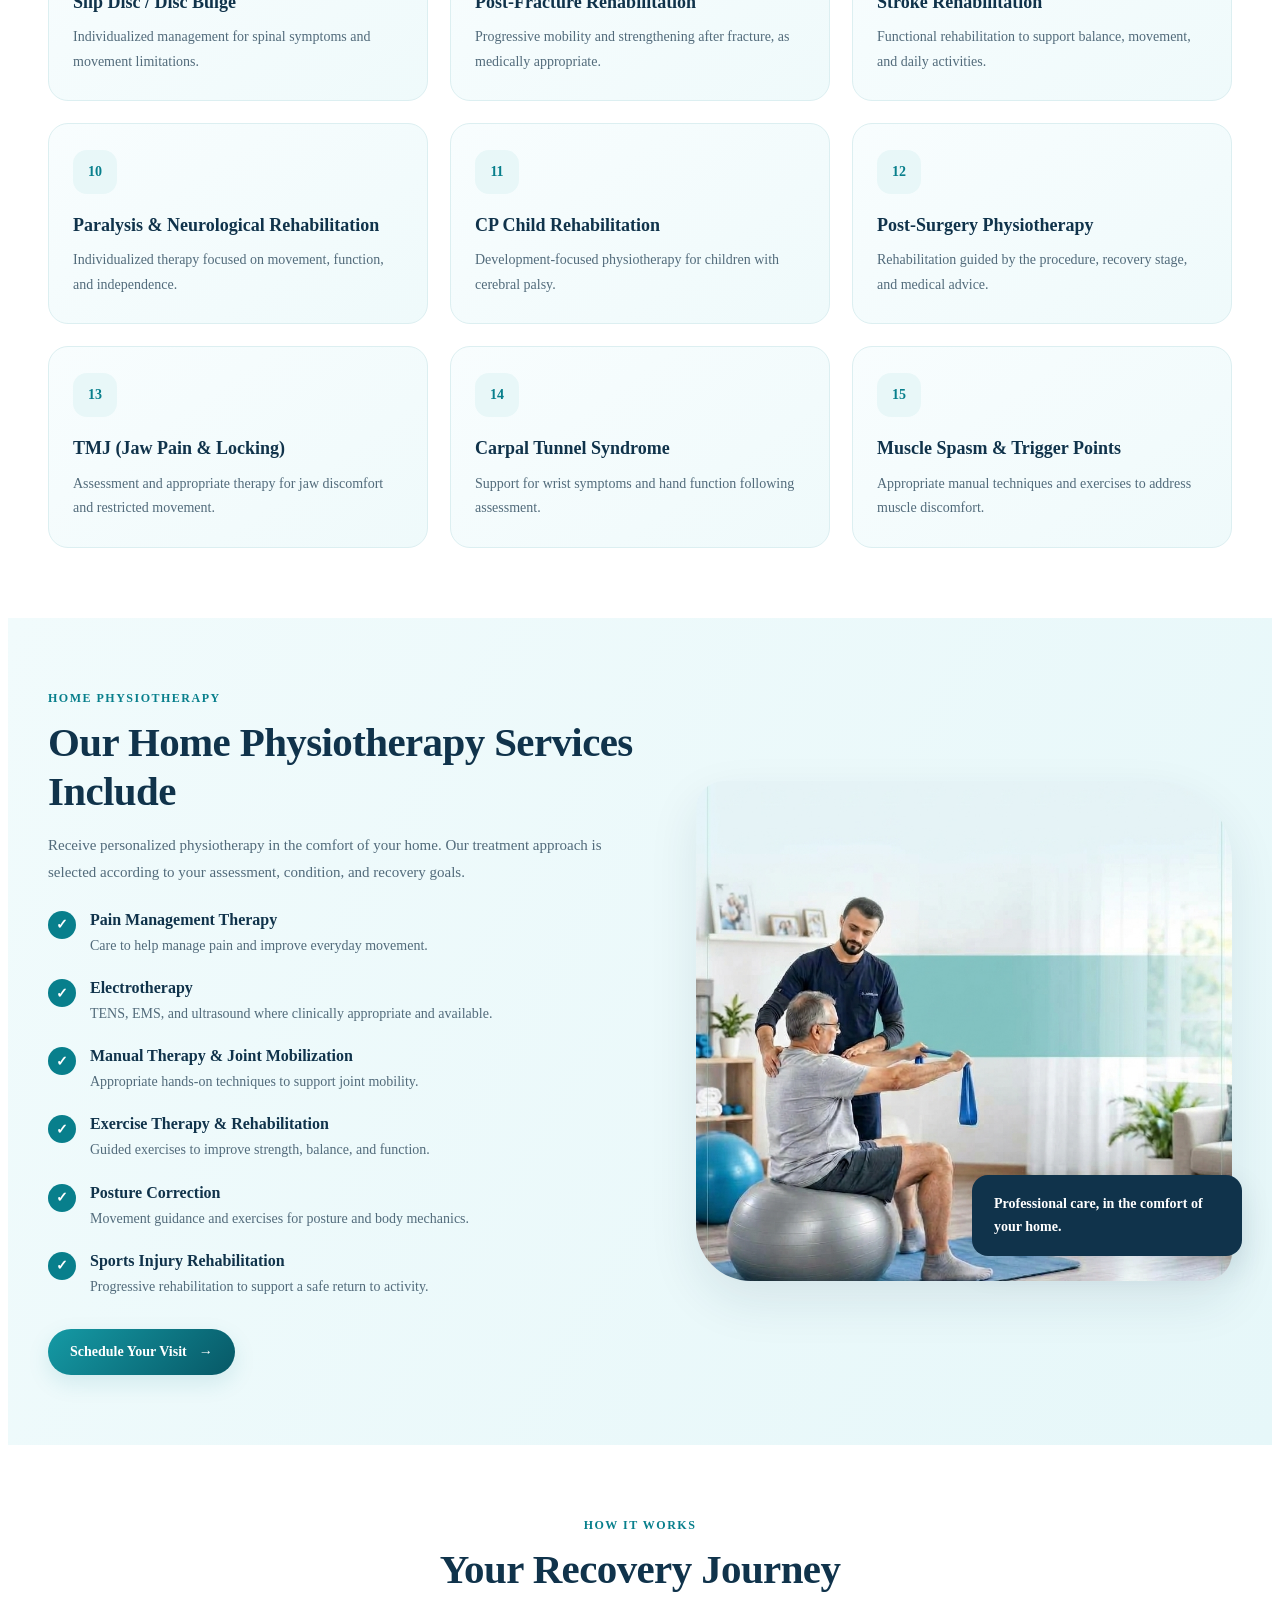
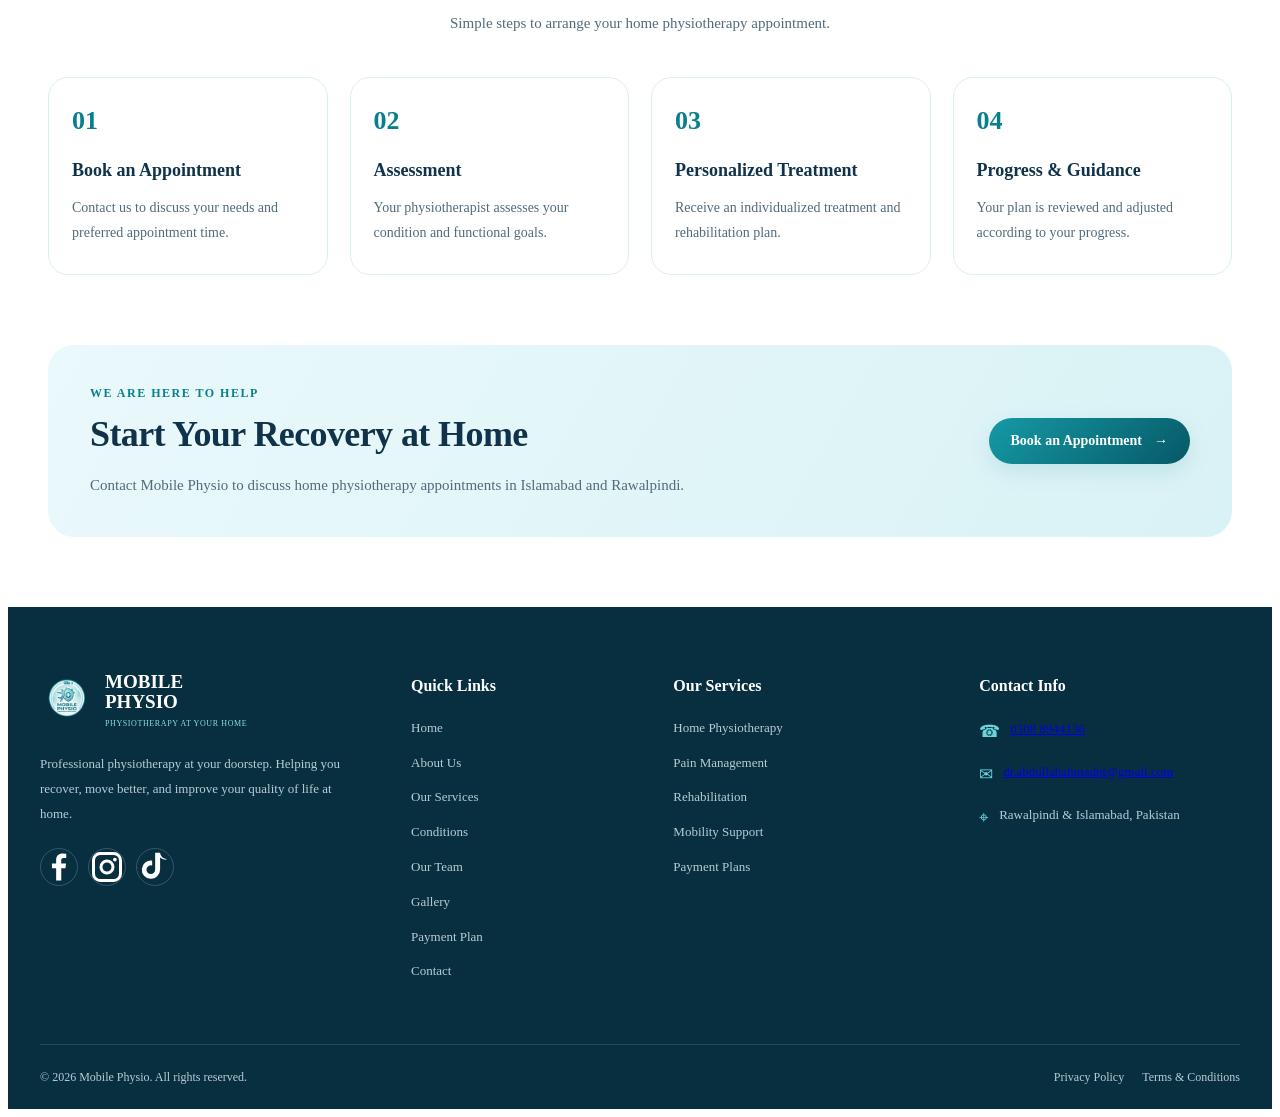
<file: services.html>
<!DOCTYPE html>
<html lang="en">
<head>
  <meta charset="UTF-8">
  <meta name="viewport" content="width=device-width, initial-scale=1.0">

  <meta name="description"
    content="Professional home physiotherapy and clinical rehabilitation services in Islamabad and Rawalpindi.">

  <meta name="theme-color" content="#087f8c">

  <title>Our Services | Mobile Physio</title>

  <link rel="stylesheet" href="css/navbar.css">
  <link rel="stylesheet" href="css/services.css">
  <link rel="stylesheet" href="css/footer.css">

  <script src="js/components.js" defer></script>
  <link rel="icon" type="image/png" href="favicon.png">
</head>

<body>

  <!-- Shared Navbar -->
  <div id="navbar-placeholder"></div>

  <main class="services-page">

    <!-- HERO SECTION -->
    <section class="services-hero">
      <div class="services-hero-inner">

        <div class="services-hero-content">
          <span class="eyebrow">OUR SERVICES</span>

          <h1>Professional Physiotherapy, Right at Your Doorstep</h1>

          <h2>Home Physiotherapy &amp; Clinical Rehabilitation</h2>

          <p>
            Professional physiotherapy treatment at your home in
            Islamabad and Rawalpindi. Our goal is to help patients
            reduce pain, restore mobility, and improve quality of life
            through evidence-based physiotherapy care.
          </p>

          <div class="services-hero-actions">
            <a href="contact.html#appointment" class="service-btn">
              Book an Appointment <span aria-hidden="true">→</span>
            </a>

            <a href="#clinical-services" class="service-link">
              Explore Our Services ↓
            </a>
          </div>

          <div class="service-highlights">
            <div>
              <strong>Home Visits</strong>
              <span>Care at your convenience</span>
            </div>

            <div>
              <strong>Personalized Care</strong>
              <span>Treatment for your needs</span>
            </div>

            <div>
              <strong>Expert Guidance</strong>
              <span>Recovery-focused plans</span>
            </div>
          </div>
        </div>

        <div class="services-hero-image">
          <img
            src="assets/images/services/services-hero.jpg"
            alt="Physiotherapist providing rehabilitation treatment to a patient"
          >
          <div class="image-caption">
            <span class="caption-icon" aria-hidden="true">✚</span>
            <div>
              <strong>Physiotherapy at Your Home</strong>
              <span>Islamabad &amp; Rawalpindi</span>
            </div>
          </div>
        </div>

      </div>
    </section>

    <!-- CLINICAL SERVICES INTRODUCTION -->
    <section class="clinical-intro section-reveal" id="clinical-services">
      <span class="eyebrow">PERSONALIZED TREATMENT</span>

      <h2>Our Clinical Services</h2>

      <p>
        We provide individualized physiotherapy and rehabilitation
        for musculoskeletal conditions, sports injuries, neurological
        disorders, and recovery after surgery or fractures.
        Treatment is planned according to each patient's assessment,
        needs, and rehabilitation goals.
      </p>
    </section>

    <!-- CONDITIONS WE TREAT -->
    <section class="conditions-section section-reveal">
      <div class="section-heading">
        <span class="eyebrow">CONDITIONS WE TREAT</span>
        <h2>Helping You Move with Less Pain</h2>
        <p>
          Physiotherapy support for a range of conditions affecting
          movement, strength, comfort, and everyday activities.
        </p>
      </div>

      <div class="conditions-grid">

        <article class="condition-card">
          <span class="condition-icon" aria-hidden="true">01</span>
          <h3>Neck Pain &amp; Cervical Spondylosis</h3>
          <p>Support for neck discomfort, stiffness, and restricted movement.</p>
        </article>

        <article class="condition-card">
          <span class="condition-icon" aria-hidden="true">02</span>
          <h3>Low Back Pain &amp; Sciatica</h3>
          <p>Individualized care to improve back mobility and manage symptoms.</p>
        </article>

        <article class="condition-card">
          <span class="condition-icon" aria-hidden="true">03</span>
          <h3>Knee Pain &amp; Osteoarthritis</h3>
          <p>Exercises and rehabilitation to support knee movement and function.</p>
        </article>

        <article class="condition-card">
          <span class="condition-icon" aria-hidden="true">04</span>
          <h3>Frozen Shoulder</h3>
          <p>Guided rehabilitation to address shoulder stiffness and limited range of motion.</p>
        </article>

        <article class="condition-card">
          <span class="condition-icon" aria-hidden="true">05</span>
          <h3>Shoulder, Elbow &amp; Wrist Pain</h3>
          <p>Assessment and treatment to support upper-limb movement and function.</p>
        </article>

        <article class="condition-card">
          <span class="condition-icon" aria-hidden="true">06</span>
          <h3>Sports Injuries</h3>
          <p>Rehabilitation focused on recovery, strength, and a safe return to activity.</p>
        </article>

        <article class="condition-card">
          <span class="condition-icon" aria-hidden="true">07</span>
          <h3>Slip Disc / Disc Bulge</h3>
          <p>Individualized management for spinal symptoms and movement limitations.</p>
        </article>

        <article class="condition-card">
          <span class="condition-icon" aria-hidden="true">08</span>
          <h3>Post-Fracture Rehabilitation</h3>
          <p>Progressive mobility and strengthening after fracture, as medically appropriate.</p>
        </article>

        <article class="condition-card">
          <span class="condition-icon" aria-hidden="true">09</span>
          <h3>Stroke Rehabilitation</h3>
          <p>Functional rehabilitation to support balance, movement, and daily activities.</p>
        </article>

        <article class="condition-card">
          <span class="condition-icon" aria-hidden="true">10</span>
          <h3>Paralysis &amp; Neurological Rehabilitation</h3>
          <p>Individualized therapy focused on movement, function, and independence.</p>
        </article>

        <article class="condition-card">
          <span class="condition-icon" aria-hidden="true">11</span>
          <h3>CP Child Rehabilitation</h3>
          <p>Development-focused physiotherapy for children with cerebral palsy.</p>
        </article>

        <article class="condition-card">
          <span class="condition-icon" aria-hidden="true">12</span>
          <h3>Post-Surgery Physiotherapy</h3>
          <p>Rehabilitation guided by the procedure, recovery stage, and medical advice.</p>
        </article>

        <article class="condition-card">
          <span class="condition-icon" aria-hidden="true">13</span>
          <h3>TMJ (Jaw Pain &amp; Locking)</h3>
          <p>Assessment and appropriate therapy for jaw discomfort and restricted movement.</p>
        </article>

        <article class="condition-card">
          <span class="condition-icon" aria-hidden="true">14</span>
          <h3>Carpal Tunnel Syndrome</h3>
          <p>Support for wrist symptoms and hand function following assessment.</p>
        </article>

        <article class="condition-card">
          <span class="condition-icon" aria-hidden="true">15</span>
          <h3>Muscle Spasm &amp; Trigger Points</h3>
          <p>Appropriate manual techniques and exercises to address muscle discomfort.</p>
        </article>

      </div>
    </section>

    <!-- HOME PHYSIOTHERAPY SERVICES -->
    <section class="home-services-section section-reveal">
      <div class="home-services-inner">

        <div class="home-services-content">
          <span class="eyebrow">HOME PHYSIOTHERAPY</span>

          <h2>Our Home Physiotherapy Services Include</h2>

          <p>
            Receive personalized physiotherapy in the comfort of your
            home. Our treatment approach is selected according to your
            assessment, condition, and recovery goals.
          </p>

          <ul class="home-service-list">
            <li>
              <span aria-hidden="true">✓</span>
              <div>
                <strong>Pain Management Therapy</strong>
                <p>Care to help manage pain and improve everyday movement.</p>
              </div>
            </li>

            <li>
              <span aria-hidden="true">✓</span>
              <div>
                <strong>Electrotherapy</strong>
                <p>TENS, EMS, and ultrasound where clinically appropriate and available.</p>
              </div>
            </li>

            <li>
              <span aria-hidden="true">✓</span>
              <div>
                <strong>Manual Therapy &amp; Joint Mobilization</strong>
                <p>Appropriate hands-on techniques to support joint mobility.</p>
              </div>
            </li>

            <li>
              <span aria-hidden="true">✓</span>
              <div>
                <strong>Exercise Therapy &amp; Rehabilitation</strong>
                <p>Guided exercises to improve strength, balance, and function.</p>
              </div>
            </li>

            <li>
              <span aria-hidden="true">✓</span>
              <div>
                <strong>Posture Correction</strong>
                <p>Movement guidance and exercises for posture and body mechanics.</p>
              </div>
            </li>

            <li>
              <span aria-hidden="true">✓</span>
              <div>
                <strong>Sports Injury Rehabilitation</strong>
                <p>Progressive rehabilitation to support a safe return to activity.</p>
              </div>
            </li>
          </ul>

          <a href="contact.html#appointment" class="service-btn">
            Schedule Your Visit <span aria-hidden="true">→</span>
          </a>
        </div>

        <div class="home-services-image">
          <img
            src="assets/images/services/home-physiotherapy.jpg"
            alt="Home physiotherapy and guided rehabilitation exercises"
            loading="lazy"
          >
          <div class="home-image-note">
            Professional care, in the comfort of your home.
          </div>
        </div>

      </div>
    </section>

    <!-- SERVICE PROCESS -->
    <section class="service-process section-reveal">
      <div class="section-heading">
        <span class="eyebrow">HOW IT WORKS</span>
        <h2>Your Recovery Journey</h2>
        <p>Simple steps to arrange your home physiotherapy appointment.</p>
      </div>

      <div class="process-grid">
        <article class="process-card">
          <span>01</span>
          <h3>Book an Appointment</h3>
          <p>Contact us to discuss your needs and preferred appointment time.</p>
        </article>

        <article class="process-card">
          <span>02</span>
          <h3>Assessment</h3>
          <p>Your physiotherapist assesses your condition and functional goals.</p>
        </article>

        <article class="process-card">
          <span>03</span>
          <h3>Personalized Treatment</h3>
          <p>Receive an individualized treatment and rehabilitation plan.</p>
        </article>

        <article class="process-card">
          <span>04</span>
          <h3>Progress &amp; Guidance</h3>
          <p>Your plan is reviewed and adjusted according to your progress.</p>
        </article>
      </div>
    </section>

    <!-- CALL TO ACTION -->
    <section class="services-cta section-reveal">
      <div>
        <span class="eyebrow">WE ARE HERE TO HELP</span>
        <h2>Start Your Recovery at Home</h2>
        <p>
          Contact Mobile Physio to discuss home physiotherapy
          appointments in Islamabad and Rawalpindi.
        </p>
      </div>

      <a href="contact.html#appointment" class="service-btn">
        Book an Appointment <span aria-hidden="true">→</span>
      </a>
    </section>

  </main>

  <!-- Shared Footer -->
  <div id="footer-placeholder"></div>

</body>
</html>
</file>
<file: css/navbar.css>
/* ========================================
   MOBILE PHYSIO - NAVBAR
======================================== */

:root {
  --primary: #087f8c;
  --primary-dark: #075866;
  --navy: #10334b;
  --aqua: #dff5f7;
  --white: #ffffff;
  --text: #18384d;
  --nav-height: 82px;
}

/* Header */
.site-header {
  position: fixed;
  top: 0;
  left: 0;
  width: 100%;
  height: var(--nav-height);
  z-index: 1000;
  background: rgba(255, 255, 255, 0.94);
  border-bottom: 1px solid rgba(8, 127, 140, 0.12);
  backdrop-filter: blur(14px);
  -webkit-backdrop-filter: blur(14px);
  animation: navbarDrop 0.7s ease both;
  transition:
    height 0.3s ease,
    box-shadow 0.3s ease,
    background 0.3s ease;
}

.site-header.scrolled {
  height: 72px;
  background: rgba(255, 255, 255, 0.98);
  box-shadow: 0 8px 30px rgba(16, 51, 75, 0.09);
}

@keyframes navbarDrop {
  from {
    opacity: 0;
    transform: translateY(-24px);
  }
  to {
    opacity: 1;
    transform: translateY(0);
  }
}

/* Main Navbar */
.navbar {
  width: min(100% - 48px, 1440px);
  height: 100%;
  margin-inline: auto;
  display: flex;
  align-items: center;
  justify-content: space-between;
  gap: 24px;
}

/* Logo */
.nav-logo {
  display: inline-flex;
  align-items: center;
  gap: 9px;
  flex-shrink: 0;
  text-decoration: none;
  color: var(--navy);
  transition: transform 0.3s ease;
}

.nav-logo:hover {
  transform: translateY(-2px);
}

.nav-logo img {
  width: 53px;
  height: 53px;
  object-fit: contain;
  border-radius: 50%;
}

.logo-text {
  display: flex;
  flex-direction: column;
  line-height: 1.02;
  letter-spacing: 0.4px;
}

.logo-text strong {
  font-size: 17px;
  font-weight: 800;
}

.logo-text small {
  margin-top: 5px;
  font-size: 7px;
  letter-spacing: 0.45px;
  color: var(--primary);
}

/* Navigation Links */
.nav-menu {
  display: flex;
  align-items: center;
  justify-content: flex-end;
  gap: clamp(12px, 1.5vw, 25px);
}

.nav-link {
  position: relative;
  padding: 10px 0;
  color: var(--text);
  font-size: 13px;
  font-weight: 600;
  text-decoration: none;
  white-space: nowrap;
  transition: color 0.25s ease;
}

.nav-link::after {
  content: "";
  position: absolute;
  left: 50%;
  bottom: 2px;
  width: 0;
  height: 2px;
  border-radius: 10px;
  background: var(--primary);
  transform: translateX(-50%);
  transition: width 0.3s ease;
}

.nav-link:hover,
.nav-link.active {
  color: var(--primary);
}

.nav-link:hover::after,
.nav-link.active::after {
  width: 100%;
}

/* Appointment Button */
.nav-appointment {
  min-height: 43px;
  display: inline-flex;
  align-items: center;
  justify-content: center;
  gap: 10px;
  padding: 0 19px;
  border: 1px solid transparent;
  border-radius: 50px;
  background: linear-gradient(135deg, #159aa5, #075866);
  color: var(--white);
  font-size: 12px;
  font-weight: 700;
  text-decoration: none;
  white-space: nowrap;
  box-shadow: 0 5px 15px rgba(8, 127, 140, 0.16);
  transition:
    transform 0.3s ease,
    box-shadow 0.3s ease,
    background 0.3s ease;
}

.nav-appointment:hover {
  transform: translateY(-3px);
  box-shadow: 0 9px 23px rgba(8, 127, 140, 0.27);
  background: linear-gradient(135deg, #087f8c, #10334b);
}

.appointment-arrow {
  display: inline-block;
  font-size: 18px;
  transition: transform 0.3s ease;
}

.nav-appointment:hover .appointment-arrow {
  transform: translateX(4px);
}

/* Hamburger Button */
.menu-toggle {
  display: none;
  width: 44px;
  height: 44px;
  padding: 10px;
  border: 1px solid #d8edef;
  border-radius: 12px;
  background: var(--white);
  cursor: pointer;
}

.menu-toggle span {
  display: block;
  width: 100%;
  height: 2px;
  margin: 5px 0;
  border-radius: 3px;
  background: var(--primary-dark);
  transition:
    transform 0.3s ease,
    opacity 0.2s ease;
}

.menu-toggle.open span:first-child {
  transform: translateY(7px) rotate(45deg);
}

.menu-toggle.open span:nth-child(2) {
  opacity: 0;
}

.menu-toggle.open span:last-child {
  transform: translateY(-7px) rotate(-45deg);
}

/* Tablet and Mobile */
@media (max-width: 1100px) {
  :root {
    --nav-height: 74px;
  }

  .navbar {
    width: calc(100% - 32px);
    gap: 12px;
  }

  .nav-logo img {
    width: 46px;
    height: 46px;
  }

  .logo-text strong {
    font-size: 15px;
  }

  .menu-toggle {
    display: block;
    flex-shrink: 0;
    position: relative;
    z-index: 1002;
  }

  .nav-menu {
    position: fixed;
    top: var(--nav-height);
    right: 0;
    width: min(360px, 88vw);
    height: calc(100dvh - var(--nav-height));
    padding: 24px;
    display: flex;
    flex-direction: column;
    align-items: stretch;
    justify-content: flex-start;
    gap: 5px;
    overflow-y: auto;
    background: rgba(255, 255, 255, 0.99);
    box-shadow: -12px 20px 35px rgba(16, 51, 75, 0.12);
    border-left: 1px solid #e4f1f2;
    visibility: hidden;
    opacity: 0;
    transform: translateX(25px);
    pointer-events: none;
    transition:
      opacity 0.3s ease,
      transform 0.3s ease,
      visibility 0.3s ease;
  }

  .nav-menu.open {
    visibility: visible;
    opacity: 1;
    transform: translateX(0);
    pointer-events: auto;
  }

  .nav-link {
    padding: 13px 12px;
    font-size: 15px;
    border-radius: 8px;
  }

  .nav-link:hover,
  .nav-link.active {
    background: var(--aqua);
  }

  .nav-link::after {
    display: none;
  }

  .nav-appointment {
    margin-top: 14px;
    min-height: 48px;
    font-size: 14px;
  }
}

/* Small Mobile */
@media (max-width: 420px) {
  .navbar {
    width: calc(100% - 22px);
  }

  .nav-logo {
    gap: 6px;
  }

  .nav-logo img {
    width: 40px;
    height: 40px;
  }

  .logo-text strong {
    font-size: 13px;
  }

  .logo-text small {
    font-size: 6px;
  }
}

/* Respect reduced motion preferences */
@media (prefers-reduced-motion: reduce) {
  .site-header,
  .nav-logo,
  .nav-link,
  .nav-link::after,
  .nav-appointment,
  .appointment-arrow,
  .menu-toggle span,
  .nav-menu {
    animation: none !important;
    transition: none !important;
  }
}

/* ========================================
   FLOATING WHATSAPP BUTTON
======================================== */

.whatsapp-float {
  position: fixed !important;
  right: 25px !important;
  bottom: 25px !important;
  top: auto !important;
  left: auto !important;

  width: 60px !important;
  height: 60px !important;
  min-width: 60px;
  min-height: 60px;

  display: flex !important;
  align-items: center;
  justify-content: center;

  background: #25D366 !important;
  color: #ffffff !important;

  border: none !important;
  border-radius: 50% !important;
  box-shadow: 0 5px 18px rgba(0, 0, 0, 0.22);

  text-decoration: none !important;
  z-index: 99999 !important;

  transition: transform 0.25s ease,
              box-shadow 0.25s ease;
}

.whatsapp-float .whatsapp-icon {
  display: block !important;
  width: 35px !important;
  height: 35px !important;
  max-width: 35px;
  max-height: 35px;

  color: #ffffff !important;
  fill: currentColor !important;
  flex-shrink: 0;
}

.whatsapp-float:hover {
  transform: scale(1.08);
  box-shadow: 0 8px 24px rgba(0, 0, 0, 0.25);
}

.whatsapp-tooltip {
  position: absolute;
  right: 72px;
  top: 50%;
  transform: translateY(-50%);

  padding: 9px 13px;
  border-radius: 7px;

  background: #082f40;
  color: #ffffff;

  font-size: 13px;
  font-weight: 600;
  white-space: nowrap;

  opacity: 0;
  visibility: hidden;
  pointer-events: none;

  transition: opacity 0.2s ease,
              visibility 0.2s ease;
}

.whatsapp-float:hover .whatsapp-tooltip {
  opacity: 1;
  visibility: visible;
}

@media (max-width: 600px) {
  .whatsapp-float {
    right: 16px !important;
    bottom: 18px !important;
    width: 54px !important;
    height: 54px !important;
    min-width: 54px;
    min-height: 54px;
  }

  .whatsapp-float .whatsapp-icon {
    width: 31px !important;
    height: 31px !important;
  }

  .whatsapp-tooltip {
    right: 64px;
  }
}

@media (prefers-reduced-motion: reduce) {
  .whatsapp-float,
  .whatsapp-tooltip {
    transition: none !important;
  }
}
</file>
<file: css/home.css>
/* ========================================
   MOBILE PHYSIO - HOMEPAGE
======================================== */

body {
  margin: 0;
}

.home-page {
  overflow: hidden;
  color: #10334b;
  background: #fff;
  padding-top: 0;
}

.home-page *,
.home-page *::before,
.home-page *::after {
  box-sizing: border-box;
}

.home-page a {
  -webkit-tap-highlight-color: transparent;
}

/* HERO SECTION */

.hero {
  position: relative;
  isolation: isolate;
  width: 100%;
  padding: 100px 0 38px;
  background: linear-gradient(
    115deg,
    #368797 0%,
    #b2cbce 55%,
    #ffffff 100%
  );
}

.hero-container {
  position: relative;
  z-index: 1;
  width: min(1500px, calc(100% - 80px));
  margin: 0 auto;
  display: grid;
  grid-template-columns: minmax(0, 1fr) minmax(0, 1fr);
  align-items: center;
  gap: 48px;
}

.hero-content {
  min-width: 0;
  animation: heroContentIn 0.8s ease both;
}

@keyframes heroContentIn {
  from {
    opacity: 0;
    transform: translateX(-30px);
  }

  to {
    opacity: 1;
    transform: translateX(0);
  }
}

.hero-label {
  display: inline-flex;
  align-items: center;
  padding: 9px 16px;
  border-radius: 50px;
  background: #d4f3f6;
  color: #087f8c;
  font-size: 12px;
  font-weight: 800;
  letter-spacing: 1px;
}

.hero h1 {
  margin: 20px 0 18px;
  color: #10334b;
  font-size: clamp(35px, 3.5vw, 52px);
  font-weight: 800;
  line-height: 1.15;
  letter-spacing: -1.3px;
}

.hero h1 span {
  display: block;
  color: #087f8c;
}

.hero-content > p {
  max-width: 620px;
  margin: 0;
  color: #526b7b;
  font-size: 15px;
  line-height: 1.85;
}

.hero-buttons {
  display: flex;
  align-items: center;
  flex-wrap: wrap;
  gap: 13px;
  margin-top: 26px;
}

.btn-primary,
.btn-whatsapp {
  min-height: 49px;
  display: inline-flex;
  align-items: center;
  justify-content: center;
  gap: 11px;
  padding: 0 22px;
  border-radius: 50px;
  font-size: 14px;
  font-weight: 700;
  text-decoration: none;
  transition:
    transform 0.3s ease,
    box-shadow 0.3s ease;
}

.btn-primary {
  color: #fff;
  background: linear-gradient(135deg, #159aa5, #075866);
  box-shadow: 0 7px 18px #087f8c20;
}

.btn-whatsapp {
  color: #fff;
  background: #13bd61;
  box-shadow: 0 7px 18px #13bd6125;
}

.btn-primary:hover,
.btn-whatsapp:hover {
  transform: translateY(-3px);
  box-shadow: 0 12px 25px #10334b25;
}

.btn-primary span {
  font-size: 19px;
  transition: transform 0.3s ease;
}

.btn-primary:hover span {
  transform: translateX(4px);
}

.hero-note {
  display: flex;
  align-items: center;
  gap: 8px;
  margin-top: 20px;
  color: #58717e;
  font-size: 13px;
}

.note-icon {
  width: 22px;
  height: 22px;
  display: grid;
  place-items: center;
  border-radius: 50%;
  background: #d5f4e5;
  color: #087f53;
  font-weight: 800;
}

/* HERO IMAGE */

.hero-image {
  position: relative;
  min-width: 0;
  width: 100%;
  animation: heroImageIn 0.9s 0.1s ease both;
}

@keyframes heroImageIn {
  from {
    opacity: 0;
    transform: translateX(30px) scale(0.98);
  }

  to {
    opacity: 1;
    transform: translateX(0) scale(1);
  }
}

.hero-image > img {
  width: 100%;
  height: 440px;
  display: block;
  object-fit: cover;
  object-position: center 25%;
  border-radius: 28px 75px 28px 28px;
  box-shadow: 0 18px 45px #10334b18;
}

.hero-image-caption {
  position: absolute;
  bottom: 18px;
  left: -16px;
  display: flex;
  align-items: center;
  gap: 10px;
  padding: 13px 17px;
  border: 1px solid #fff;
  border-radius: 17px;
  background: #ffffffed;
  box-shadow: 0 10px 25px #10334b15;
  animation: captionFloat 4s ease-in-out infinite;
}

.caption-icon {
  width: 40px;
  height: 40px;
  display: grid;
  place-items: center;
  border-radius: 12px;
  background: #dff5f7;
  color: #087f8c;
  font-size: 23px;
}

.hero-image-caption strong,
.hero-image-caption small {
  display: block;
}

.hero-image-caption strong {
  font-size: 13px;
}

.hero-image-caption small {
  margin-top: 4px;
  color: #71838e;
  font-size: 11px;
}

@keyframes captionFloat {
  0%, 100% {
    transform: translateY(0);
  }

  50% {
    transform: translateY(-6px);
  }
}

.hero-floating-text {
  position: absolute;
  top: 20px;
  right: -10px;
  padding: 12px 16px;
  border-radius: 15px;
  background: #ffffffdf;
  color: #087f8c;
  font-size: 22px;
  font-style: italic;
  font-weight: 800;
  line-height: 1.15;
  transform: rotate(-7deg);
}

/* DECORATIVE CIRCLES */

.hero-bg-circle {
  position: absolute;
  z-index: -1;
  border-radius: 50%;
  background: #dff5f7;
  opacity: 0.65;
  filter: blur(2px);
  pointer-events: none;
}

.circle-one {
  top: -100px;
  right: 15%;
  width: 220px;
  height: 220px;
}

.circle-two {
  bottom: 0;
  left: -110px;
  width: 240px;
  height: 240px;
}

/* BENEFITS */

.benefits {
  width: min(1500px, calc(100% - 80px));
  margin: 0 auto;
  padding: 30px 0 42px;
  display: grid;
  grid-template-columns: repeat(4, minmax(0, 1fr));
  gap: 20px;
}

.benefit-card {
  min-width: 0;
  padding: 26px 20px;
  text-align: center;
  border: 1px solid #e2f1f3;
  border-radius: 20px;
  background: #fff;
  box-shadow: 0 8px 24px #10334b08;
  transition:
    transform 0.3s ease,
    box-shadow 0.3s ease,
    border-color 0.3s ease;
}

.benefit-card:hover {
  transform: translateY(-7px);
  border-color: #b4e5e9;
  box-shadow: 0 15px 30px #10334b12;
}

.benefit-icon {
  width: 60px;
  height: 60px;
  display: grid;
  place-items: center;
  margin: 0 auto 15px;
  border-radius: 50%;
  background: #dff5f7;
  color: #087f8c;
  font-size: 31px;
  transition: transform 0.3s ease;
}

.benefit-card:hover .benefit-icon {
  transform: scale(1.08) rotate(-5deg);
}

.benefit-card h3 {
  margin: 0 0 9px;
  font-size: 15px;
  line-height: 1.5;
}

.benefit-card p {
  margin: 0;
  color: #6b808d;
  font-size: 13px;
  line-height: 1.7;
}

/* STATISTICS */

.stats-section {
  position: relative;
  width: calc(100% - 48px);
  max-width: 1500px;
  margin: 0 auto;
  padding: 35px 25px;
  display: grid;
  grid-template-columns: repeat(4, minmax(0, 1fr));
  gap: 18px;
  border-radius: 23px;
  background: linear-gradient(115deg, #064657, #087f8c);
  color: #fff;
}

.stat-item {
  min-width: 0;
  display: flex;
  align-items: center;
  justify-content: center;
  gap: 14px;
  padding: 8px 15px;
  border-right: 1px solid #ffffff30;
}

.stat-item:last-child {
  border-right: none;
}

.stat-item strong {
  flex-shrink: 0;
  min-width: 2ch;
  font-size: clamp(29px, 3vw, 43px);
  line-height: 1;
  font-variant-numeric: tabular-nums;
}

.stat-item span {
  max-width: 145px;
  color: #e2f4f5;
  font-size: 12px;
  line-height: 1.6;
}

/* SCROLL REVEAL */

.section-reveal {
  opacity: 0;
  transform: translateY(22px);
  transition:
    opacity 0.7s ease,
    transform 0.7s ease;
}

.section-reveal.is-visible {
  opacity: 1;
  transform: translateY(0);
}

/* SERVICES INTRODUCTION */

.home-intro {
  width: min(1250px, calc(100% - 80px));
  margin: auto;
  padding: 75px 0;
  display: flex;
  align-items: center;
  justify-content: space-between;
  gap: 30px;
}

.section-heading {
  max-width: 720px;
}

.section-heading > span {
  color: #087f8c;
  font-size: 12px;
  font-weight: 800;
  letter-spacing: 1.5px;
}

.section-heading h2 {
  margin: 13px 0;
  color: #10334b;
  font-size: clamp(28px, 3vw, 40px);
  line-height: 1.2;
}

.section-heading p {
  margin: 0;
  color: #647c89;
  font-size: 15px;
  line-height: 1.8;
}

/* LARGE SCREENS */

@media (min-width: 1600px) {
  .hero-container {
    gap: 65px;
  }

  .hero {
    padding: 55px 0 45px;
  }
}

/* TABLETS AND SMALL LAPTOPS */

@media (max-width: 1000px) {
  .hero-container {
    width: calc(100% - 48px);
    gap: 28px;
  }

  .hero h1 {
    font-size: clamp(31px, 4vw, 42px);
  }

  .hero-image > img {
    height: 360px;
  }

  .benefits {
    width: calc(100% - 48px);
    grid-template-columns: repeat(2, minmax(0, 1fr));
  }

  .stats-section {
    grid-template-columns: repeat(2, minmax(0, 1fr));
  }

  .stat-item:nth-child(2) {
    border-right: none;
  }

  .stat-item:nth-child(-n+2) {
    border-bottom: 1px solid #ffffff30;
    padding-bottom: 18px;
  }

  .stat-item:nth-child(n+3) {
    padding-top: 18px;
  }

  .home-intro {
    width: calc(100% - 48px);
  }
}

/* MOBILE */

@media (max-width: 700px) {
  .hero {
    padding: 30px 0 25px;
  }

  .hero-container {
    width: calc(100% - 36px);
    grid-template-columns: 1fr;
    gap: 30px;
  }

  .hero h1 {
    font-size: clamp(32px, 8vw, 43px);
    letter-spacing: -0.8px;
  }

  .hero-content > p {
    font-size: 14px;
  }

  .hero-image > img {
    height: 320px;
    border-radius: 24px 60px 24px 24px;
  }

  .hero-image-caption {
    left: 10px;
    bottom: 12px;
  }

  .hero-floating-text {
    right: 4px;
    font-size: 18px;
  }

  .benefits {
    width: calc(100% - 36px);
    padding: 20px 0 30px;
    gap: 13px;
  }

  .benefit-card {
    padding: 22px 12px;
  }

  .benefit-card h3 {
    font-size: 14px;
  }

  .benefit-card p {
    font-size: 12px;
  }

  .benefit-icon {
    width: 52px;
    height: 52px;
    font-size: 27px;
  }

  .stats-section {
    width: calc(100% - 28px);
    padding: 23px 10px;
    gap: 12px 4px;
    border-radius: 18px;
  }

  .stat-item {
    flex-direction: column;
    gap: 9px;
    text-align: center;
    padding: 12px 4px;
  }

  .stat-item strong {
    font-size: 30px;
  }

  .stat-item span {
    font-size: 11px;
  }

  .home-intro {
    width: calc(100% - 36px);
    padding: 50px 0;
    flex-direction: column;
    align-items: flex-start;
    gap: 20px;
  }

  .section-heading h2 {
    font-size: 29px;
  }
}

@media (max-width: 380px) {
  .hero-container,
  .benefits {
    width: calc(100% - 28px);
  }

  .hero-buttons {
    align-items: stretch;
    flex-direction: column;
  }

  .hero-buttons a {
    width: 100%;
  }

  .benefits {
    grid-template-columns: 1fr;
  }

  .hero-image > img {
    height: 275px;
  }

  .stat-item strong {
    font-size: 26px;
  }
}

/* ACCESSIBILITY: REDUCED MOTION */

@media (prefers-reduced-motion: reduce) {
  .home-page *,
  .home-page *::before,
  .home-page *::after {
    animation: none !important;
    transition: none !important;
    scroll-behavior: auto !important;
  }

  .section-reveal {
    opacity: 1;
    transform: none;
  }
}
</file>
<file: css/footer.css>
/* ========================================
   MOBILE PHYSIO - FOOTER
   Responsive footer + social media styling
======================================== */

.site-footer {
  width: 100%;
  background: #082f40;
  color: #e5f3f5;
  padding: 65px max(32px, calc((100% - 1400px) / 2)) 0;
  box-sizing: border-box;
  overflow: hidden;
}

.site-footer,
.site-footer * ,
.site-footer *::before,
.site-footer *::after {
  box-sizing: border-box;
}

.footer-main {
  display: grid;
  grid-template-columns: 1.5fr 1fr 1.2fr 1.2fr;
  gap: 45px;
  padding-bottom: 48px;
}

.footer-brand,
.footer-column {
  min-width: 0;
  animation: footerFadeIn 0.7s ease both;
}

.footer-column:nth-child(2) { animation-delay: 0.1s; }
.footer-column:nth-child(3) { animation-delay: 0.2s; }
.footer-column:nth-child(4) { animation-delay: 0.3s; }

@keyframes footerFadeIn {
  from {
    opacity: 0;
    transform: translateY(15px);
  }
  to {
    opacity: 1;
    transform: translateY(0);
  }
}

/* Brand / logo */
.footer-logo {
  display: inline-flex;
  align-items: center;
  gap: 12px;
  color: #fff;
  text-decoration: none;
}

.footer-logo img {
  display: block;
  width: 53px;
  height: 53px;
  object-fit: contain;
}

.footer-logo strong,
.footer-logo small {
  display: block;
}

.footer-logo strong {
  font-size: 19px;
  line-height: 1.05;
}

.footer-logo small {
  margin-top: 7px;
  color: #8edce1;
  font-size: 8px;
  letter-spacing: 0.6px;
}

.footer-brand > p {
  max-width: 310px;
  margin: 22px 0;
  color: #b7cdd4;
  font-size: 13px;
  line-height: 1.9;
}

/* Social media links
   Add the matching class to each link:
   facebook, instagram, tiktok, youtube
*/
.footer-socials {
  display: flex;
  flex-wrap: wrap;
  gap: 10px;
}

.footer-socials a {
  width: 38px;
  height: 38px;
  display: inline-flex;
  align-items: center;
  justify-content: center;
  border: 1px solid #ffffff30;
  border-radius: 50%;
  background: transparent;
  color: #fff;
  font-size: 17px;
  line-height: 1;
  text-decoration: none;
  transition: background-color 0.3s ease, border-color 0.3s ease,
              color 0.3s ease, transform 0.3s ease;
}

.footer-socials a:hover {
  transform: translateY(-4px);
}

/* Brand colours on hover */
.footer-socials a.facebook:hover {
  background: #1877f2;
  border-color: #1877f2;
  color: #fff;
}

.footer-socials a.instagram:hover {
  background: #e4405f;
  border-color: #e4405f;
  color: #fff;
}

.footer-socials a.tiktok:hover {
  background: #111;
  border-color: #25f4ee;
  color: #25f4ee;
}

.footer-socials a.youtube:hover {
  background: #ff0033;
  border-color: #ff0033;
  color: #fff;
}

/* Footer columns */
.footer-column h3 {
  margin: 5px 0 23px;
  color: #fff;
  font-size: 16px;
}

.footer-column > a {
  width: fit-content;
  display: block;
  margin: 0 0 14px;
  color: #b7cdd4;
  font-size: 13px;
  line-height: 1.6;
  text-decoration: none;
  transition: color 0.25s ease, transform 0.25s ease;
}

.footer-column > a:hover {
  color: #69d4db;
  transform: translateX(4px);
}

/* Contact column */
.footer-contact p,
.footer-contact > a {
  display: flex;
  align-items: flex-start;
  gap: 10px;
}

.footer-contact p {
  margin: 0 0 14px;
  color: #b7cdd4;
  font-size: 13px;
  line-height: 1.7;
}

.footer-contact > a {
  color: #b7cdd4;
  font-size: 13px;
  line-height: 1.7;
  text-decoration: none;
}

.footer-contact > a:hover {
  color: #69d4db;
}

.footer-contact-icon {
  flex-shrink: 0;
  color: #69d4db;
  font-size: 17px;
}

/* Copyright / bottom row */
.footer-bottom {
  min-height: 65px;
  display: flex;
  align-items: center;
  justify-content: space-between;
  gap: 20px;
  border-top: 1px solid #ffffff20;
}

.footer-bottom p,
.footer-bottom a {
  margin: 0;
  color: #b7cdd4;
  font-size: 12px;
  line-height: 1.7;
}

.footer-bottom a {
  text-decoration: none;
}

.footer-bottom a:hover {
  color: #69d4db;
}

.footer-legal-links {
  display: flex;
  flex-wrap: wrap;
  gap: 18px;
}

/* Tablet */
@media (max-width: 1000px) {
  .site-footer {
    padding-right: 32px;
    padding-left: 32px;
  }

  .footer-main {
    grid-template-columns: repeat(2, minmax(0, 1fr));
    gap: 35px;
  }
}

/* Mobile */
@media (max-width: 600px) {
  .site-footer {
    padding: 45px 22px 0;
  }

  .footer-main {
    grid-template-columns: repeat(2, minmax(0, 1fr));
    gap: 30px 20px;
    padding-bottom: 30px;
  }

  .footer-brand {
    grid-column: 1 / -1;
  }

  .footer-brand > p {
    max-width: 100%;
  }

  .footer-column h3 {
    margin-bottom: 17px;
    font-size: 14px;
  }

  .footer-column > a,
  .footer-contact p,
  .footer-contact > a {
    font-size: 12px;
  }

  .footer-bottom {
    align-items: flex-start;
    flex-direction: column;
    justify-content: center;
    gap: 8px;
    padding: 16px 0;
  }

  .footer-legal-links {
    gap: 12px;
  }
}

/* Small mobile */
@media (max-width: 380px) {
  .site-footer {
    padding-right: 16px;
    padding-left: 16px;
  }

  .footer-main {
    gap: 26px 14px;
  }

  .footer-logo {
    gap: 9px;
  }

  .footer-logo img {
    width: 46px;
    height: 46px;
  }

  .footer-logo strong {
    font-size: 17px;
  }
}

/* Reduced motion accessibility */
@media (prefers-reduced-motion: reduce) {
  .site-footer *,
  .site-footer *::before,
  .site-footer *::after {
    animation: none !important;
    transition: none !important;
    scroll-behavior: auto !important;
  }
}
/* Hide Quick Links only on Gallery page */
body:has(a[href="gallery.html"].active) .footer-links {
  display: none !important;
}
</file>
<file: css/about.css>
/* ========================================
   MOBILE PHYSIO - ABOUT PAGE
======================================== */

.about-page {
  --teal: #087f8c;
  --teal-light: #dff5f7;
  --navy: #10334b;
  --text: #526b7b;
  --border: #dceff1;

  color: var(--navy);
  background: #fff;
  overflow: hidden;
}

.about-page *,
.about-page *::before,
.about-page *::after {
  box-sizing: border-box;
}

.about-page img {
  display: block;
  width: 100%;
  max-width: 100%;
}

.about-page p {
  color: var(--text);
  font-size: 15px;
  line-height: 1.85;
}

.about-page .eyebrow {
  display: inline-block;
  margin-bottom: 12px;
  color: var(--teal);
  font-size: 12px;
  font-weight: 800;
  letter-spacing: 1.5px;
}

/* HERO */

.about-hero {
  padding: 95px 0 45px;
  background:
    radial-gradient(
      circle at 78% 10%,
      #d7f3f5 0,
      transparent 30%
    ),
    linear-gradient(120deg, #f8fdfe, #eaf9fb);
}

.about-hero-inner {
  width: min(1400px, calc(100% - 80px));
  margin: 0 auto;
  display: grid;
  grid-template-columns: minmax(0, 0.9fr) minmax(0, 1.1fr);
  align-items: center;
  gap: 55px;
}

.about-hero-content h1 {
  margin: 0 0 14px;
  font-size: clamp(38px, 4.2vw, 60px);
  line-height: 1.08;
  letter-spacing: -1.5px;
}

.about-hero-content h2 {
  max-width: 540px;
  margin: 0 0 22px;
  color: var(--teal);
  font-size: clamp(23px, 2.5vw, 34px);
  line-height: 1.35;
}

.about-hero-content p {
  max-width: 600px;
  margin: 0 0 25px;
}

.about-btn {
  min-height: 49px;
  display: inline-flex;
  align-items: center;
  justify-content: center;
  gap: 12px;
  padding: 0 23px;
  border-radius: 50px;
  background: linear-gradient(135deg, #159aa5, #075866);
  color: #fff;
  font-size: 14px;
  font-weight: 700;
  text-decoration: none;
  box-shadow: 0 8px 22px #087f8c20;
  transition: transform 0.25s ease,
              box-shadow 0.25s ease;
}

.about-btn:hover {
  transform: translateY(-3px);
  box-shadow: 0 12px 25px #087f8c30;
}

.about-hero-image {
  min-width: 0;
}

.about-hero-image img {
  height: 470px;
  object-fit: cover;
  object-position: center;
  border-radius: 100px 28px 65px 28px;
  box-shadow: 0 20px 50px #10334b18;
}

/* MISSION, VISION, VALUES */

.about-values {
  width: min(1400px, calc(100% - 80px));
  margin: 0 auto;
  padding: 15px 0 65px;
  display: grid;
  grid-template-columns: repeat(3, minmax(0, 1fr));
  gap: 22px;
}

.value-card {
  padding: 30px 26px;
  text-align: center;
  border: 1px solid var(--border);
  border-radius: 22px;
  background: linear-gradient(145deg, #effbfc, #e2f6f8);
  transition: transform 0.3s ease,
              box-shadow 0.3s ease;
}

.value-card:hover {
  transform: translateY(-5px);
  box-shadow: 0 14px 30px #10334b10;
}

.value-icon {
  width: 65px;
  height: 65px;
  margin: 0 auto 16px;
  display: grid;
  place-items: center;
  border-radius: 50%;
  background: #c9eef1;
  color: var(--teal);
  font-size: 30px;
  font-weight: 800;
}

.value-card h3 {
  margin: 0 0 12px;
  font-size: 21px;
}

.value-card p {
  margin: 0;
  font-size: 14px;
  line-height: 1.8;
}

/* LEADERSHIP PROFILES */

.leader-section {
  width: min(1300px, calc(100% - 80px));
  margin: 0 auto;
  padding: 20px 0 75px;
  display: grid;
  grid-template-columns: minmax(280px, 0.75fr) minmax(0, 1.4fr);
  align-items: start;
  gap: 48px;
}

.leader-image {
  position: sticky;
  top: 110px;
}

.leader-image img {
  height: 430px;
  object-fit: cover;
  object-position: center top;
  border-radius: 22px;
  box-shadow: 0 15px 40px #10334b14;
}

.leader-content {
  min-width: 0;
}

.leader-content h2 {
  margin: 0 0 10px;
  font-size: clamp(28px, 3vw, 38px);
  line-height: 1.2;
}

.leader-content h3 {
  margin: 0 0 8px;
  color: var(--teal);
  font-size: 25px;
  line-height: 1.35;
}

.leader-role {
  margin: 0 0 20px;
  color: var(--navy) !important;
  font-size: 15px !important;
  font-weight: 700;
}

.leader-content > p {
  margin: 0 0 16px;
}

.leader-content blockquote {
  margin: 18px 0 22px;
  padding: 14px 20px;
  border-left: 4px solid var(--teal);
  border-radius: 0 12px 12px 0;
  background: #eaf8fa;
  color: #087f8c;
  font-size: 17px;
  font-style: italic;
  font-weight: 600;
  line-height: 1.6;
}

/* EXPERIENCE AND CREDENTIALS */

.leader-subsection {
  margin-top: 28px;
}

.leader-subsection h4 {
  margin: 0 0 15px;
  font-size: 21px;
  color: var(--navy);
}

.experience-card {
  padding: 20px;
  border: 1px solid var(--border);
  border-radius: 15px;
  background: #f7fcfd;
}

.experience-card > strong,
.experience-card > span,
.experience-card > small {
  display: block;
}

.experience-card > strong {
  font-size: 16px;
}

.experience-card > span {
  margin-top: 6px;
  color: var(--teal);
  font-size: 14px;
}

.experience-card > small {
  margin-top: 5px;
  color: #758994;
  font-size: 12px;
}

.experience-card ul {
  padding-left: 20px;
  margin: 14px 0 0;
}

.experience-card li {
  margin-bottom: 9px;
  color: var(--text);
  font-size: 14px;
  line-height: 1.7;
}

.credential-list {
  display: grid;
  gap: 12px;
  padding: 0;
  margin: 0;
  list-style: none;
}

.credential-list li {
  position: relative;
  padding: 15px 17px 15px 42px;
  border: 1px solid var(--border);
  border-radius: 12px;
  background: #fff;
}

.credential-list li::before {
  content: "✓";
  position: absolute;
  top: 16px;
  left: 15px;
  width: 18px;
  height: 18px;
  display: grid;
  place-items: center;
  border-radius: 50%;
  background: #d9f3e7;
  color: #087f53;
  font-size: 12px;
  font-weight: 800;
}

.credential-list strong,
.credential-list span {
  display: block;
}

.credential-list strong {
  font-size: 14px;
  line-height: 1.6;
}

.credential-list span {
  margin-top: 4px;
  color: var(--text);
  font-size: 13px;
  line-height: 1.7;
}

/* FOUNDER / DIRECTOR SEPARATION */

.director-section {
  padding-top: 55px;
  border-top: 1px solid var(--border);
}

/* CALL TO ACTION */

.about-cta {
  width: min(1300px, calc(100% - 80px));
  margin: 0 auto 75px;
  padding: 35px 40px;
  display: flex;
  align-items: center;
  justify-content: space-between;
  gap: 30px;
  border-radius: 22px;
  background: linear-gradient(115deg, #eaf9fb, #f7fdfe);
  border: 1px solid var(--border);
}

.about-cta > div {
  max-width: 720px;
}

.about-cta h2 {
  margin: 0 0 10px;
  font-size: clamp(24px, 2.8vw, 34px);
  line-height: 1.3;
}

.about-cta p {
  margin: 0;
  font-size: 14px;
}

/* SCROLL REVEAL */

.about-page .section-reveal {
  opacity: 0;
  transform: translateY(20px);
  transition: opacity 0.7s ease,
              transform 0.7s ease;
}

.about-page .section-reveal.is-visible {
  opacity: 1;
  transform: translateY(0);
}

/* TABLET */

@media (max-width: 1000px) {
  .about-hero-inner {
    width: calc(100% - 48px);
    gap: 30px;
  }

  .about-hero-image img {
    height: 390px;
  }

  .about-values {
    width: calc(100% - 48px);
    gap: 14px;
  }

  .value-card {
    padding: 25px 17px;
  }

  .leader-section {
    width: calc(100% - 48px);
    grid-template-columns: minmax(220px, 0.7fr) minmax(0, 1.3fr);
    gap: 30px;
  }

  .leader-image img {
    height: 350px;
  }

  .about-cta {
    width: calc(100% - 48px);
  }
}

/* MOBILE */

@media (max-width: 700px) {
  .about-hero {
    padding: 35px 0;
  }

  .about-hero-inner {
    width: calc(100% - 36px);
    grid-template-columns: 1fr;
    gap: 28px;
  }

  .about-hero-content h1 {
    font-size: 39px;
  }

  .about-hero-content h2 {
    font-size: 25px;
  }

  .about-hero-content p,
  .about-page p {
    font-size: 14px;
  }

  .about-hero-image img {
    height: 300px;
    border-radius: 55px 20px 35px 20px;
  }

  .about-values {
    width: calc(100% - 36px);
    grid-template-columns: 1fr;
    padding: 25px 0 45px;
  }

  .value-card {
    padding: 25px 20px;
  }

  .leader-section {
    width: calc(100% - 36px);
    grid-template-columns: 1fr;
    gap: 28px;
    padding: 15px 0 50px;
  }

  .leader-image {
    position: static;
  }

  .leader-image img {
    height: 350px;
    object-position: center 20%;
  }

  .leader-content h2 {
    font-size: 30px;
  }

  .leader-content h3 {
    font-size: 23px;
  }

  .director-section {
    padding-top: 40px;
  }

  .about-cta {
    width: calc(100% - 36px);
    margin-bottom: 45px;
    padding: 27px 22px;
    align-items: flex-start;
    flex-direction: column;
  }
}

/* REDUCED MOTION */

@media (prefers-reduced-motion: reduce) {
  .about-page *,
  .about-page *::before,
  .about-page *::after {
    animation: none !important;
    transition: none !important;
  }

  .about-page .section-reveal {
    opacity: 1;
    transform: none;
  }
}

/* ========================================
   FIX: ABOUT PAGE LEADERS NOT VISIBLE
======================================== */

/* Ensure both founder sections are visible */
.about-page .leader-section,
.about-page .founder-section,
.about-page .director-section {
  display: grid !important;
  visibility: visible !important;
  opacity: 1 !important;
  position: relative;
  width: 100%;
  height: auto;
  min-height: 0;
  overflow: visible;
}

/* Ensure founder text and qualifications appear */
.about-page .leader-content,
.about-page .leader-subsection,
.about-page .credential-list,
.about-page .experience-card {
  display: block;
  visibility: visible !important;
  opacity: 1 !important;
  height: auto;
  overflow: visible;
}

/* Keep founder images visible */
.about-page .leader-image {
  display: block;
  visibility: visible !important;
  opacity: 1 !important;
}

/* Disable reveal hiding caused by animation */
.about-page .section-reveal {
  opacity: 1 !important;
  visibility: visible !important;
  transform: none !important;
}

/* Ensure the footer follows all About page content */
.about-page {
  display: block;
  height: auto;
  min-height: 0;
  overflow: visible;
}

.about-cta {
  display: flex;
  visibility: visible;
  opacity: 1;
}
</file>
<file: css/whatsapp.css>
/* Floating WhatsApp button */
.floating-whatsapp {
  position: fixed;
  right: 25px;
  bottom: 25px;
  z-index: 99999;

  width: 62px;
  height: 62px;
  border-radius: 50%;

  display: flex;
  align-items: center;
  justify-content: center;

  background: #25D366;
  color: #fff;
  text-decoration: none;

  box-shadow: 0 5px 18px rgba(0, 0, 0, 0.2);
  transition: transform 0.25s ease, box-shadow 0.25s ease;
}

.floating-whatsapp svg {
  display: block;
  width: 34px;
  height: 34px;
  max-width: 100%;
  flex-shrink: 0;
}

.floating-whatsapp:hover {
  transform: translateY(-4px) scale(1.04);
  box-shadow: 0 8px 22px rgba(0, 0, 0, 0.25);
}

.whatsapp-tooltip {
  position: absolute;
  right: 72px;
  top: 50%;
  transform: translate(5px, -50%);

  width: max-content;
  max-width: 220px;
  padding: 10px 14px;

  border-radius: 8px;
  background: #082f40;
  color: #fff;

  font: 500 13px Arial, sans-serif;
  opacity: 0;
  visibility: hidden;
  pointer-events: none;
  transition: 0.2s ease;
}

.floating-whatsapp:hover .whatsapp-tooltip,
.floating-whatsapp:focus-visible .whatsapp-tooltip {
  opacity: 1;
  visibility: visible;
  transform: translate(0, -50%);
}

@media (max-width: 600px) {
  .floating-whatsapp {
    width: 56px;
    height: 56px;
    right: 18px;
    bottom: 18px;
  }

  .floating-whatsapp svg {
    width: 30px;
    height: 30px;
  }
}
</file>
<file: css/conditions.css>
/* ========================================
   MOBILE PHYSIO - CONDITIONS PAGE
======================================== */

.conditions-page {
  --teal: #087f8c;
  --teal-dark: #075866;
  --teal-light: #e8f7f8;
  --navy: #10334b;
  --text: #526b7b;
  --border: #dceff1;

  color: var(--navy);
  background: #fff;
}

.conditions-page *,
.conditions-page *::before,
.conditions-page *::after {
  box-sizing: border-box;
}

.conditions-page p {
  color: var(--text);
  font-size: 15px;
  line-height: 1.8;
}

.conditions-page h1,
.conditions-page h2,
.conditions-page h3,
.conditions-page p {
  overflow-wrap: anywhere;
}

.conditions-page .eyebrow {
  display: inline-block;
  margin-bottom: 14px;
  color: var(--teal);
  font-size: 12px;
  font-weight: 800;
  letter-spacing: 1.5px;
}

/* HERO */

.conditions-hero {
  /* The shared navbar is fixed and does not take up document flow. */
  padding: 130px 0 75px;
  background:
    radial-gradient(circle at 80% 10%, #d7f3f5 0, transparent 30%),
    linear-gradient(120deg, #f8fdfe, #eaf9fb);
}

.conditions-hero-inner {
  width: min(1400px, calc(100% - 80px));
  margin: 0 auto;
  display: grid;
  grid-template-columns: 1.1fr .9fr;
  align-items: center;
  gap: 65px;
}

.conditions-hero-content h1 {
  margin: 0 0 22px;
  font-size: clamp(42px, 4.5vw, 62px);
  line-height: 1.12;
  letter-spacing: -1.5px;
}

.conditions-hero-content h1 span {
  display: block;
  color: var(--teal);
}

.conditions-hero-content > p {
  max-width: 650px;
  margin: 0 0 28px;
}

.condition-btn {
  min-height: 49px;
  display: inline-flex;
  align-items: center;
  justify-content: center;
  gap: 12px;
  padding: 0 24px;
  border-radius: 50px;
  background: linear-gradient(135deg, #159aa5, #075866);
  color: #fff;
  font-size: 14px;
  font-weight: 700;
  text-decoration: none;
  box-shadow: 0 8px 22px #087f8c20;
  transition: transform .25s ease, box-shadow .25s ease;
}

.condition-btn:hover {
  transform: translateY(-3px);
  box-shadow: 0 12px 25px #087f8c30;
}

/* HERO VISUAL */

.conditions-hero-visual {
  padding: 45px 38px;
  border: 1px solid #dceff1;
  border-radius: 30px 80px 30px 65px;
  background: #ffffffc9;
  box-shadow: 0 20px 55px #10334b0c;
}

.hero-icon {
  width: 64px;
  height: 64px;
  display: grid;
  place-items: center;
  margin-bottom: 25px;
  border-radius: 20px;
  background: var(--teal-light);
  color: var(--teal);
  font-size: 32px;
}

.conditions-hero-visual h3 {
  margin: 0 0 12px;
  font-size: 25px;
  line-height: 1.4;
}

.conditions-hero-visual p {
  margin: 0;
}

.hero-tags {
  display: flex;
  flex-wrap: wrap;
  gap: 9px;
  margin-top: 25px;
}

.hero-tags span {
  padding: 9px 12px;
  border-radius: 30px;
  background: var(--teal-light);
  color: var(--teal-dark);
  font-size: 12px;
  font-weight: 700;
}

/* INTRO */

.conditions-intro {
  max-width: 850px;
  margin: 0 auto;
  padding: 85px 24px 35px;
  text-align: center;
}

.conditions-intro h2 {
  margin: 0 0 18px;
  font-size: clamp(30px, 3.2vw, 42px);
  line-height: 1.2;
}

.conditions-intro > p {
  max-width: 740px;
  margin: 0 auto;
}

/* CONDITION CATEGORIES */

.condition-category {
  padding: 55px 0 75px;
}

.category-tinted {
  background: #f3fbfc;
}

.category-heading {
  width: min(1400px, calc(100% - 80px));
  margin: 0 auto 35px;
  display: flex;
  align-items: center;
  gap: 20px;
}

.category-number {
  flex: 0 0 58px;
  width: 58px;
  height: 58px;
  display: grid;
  place-items: center;
  border-radius: 18px;
  background: var(--teal-light);
  color: var(--teal);
  font-size: 19px;
  font-weight: 800;
}

.category-heading h2 {
  margin: 0 0 5px;
  font-size: clamp(25px, 3vw, 36px);
  line-height: 1.25;
}

.category-heading p {
  margin: 0;
}

.condition-grid {
  width: min(1400px, calc(100% - 80px));
  margin: 0 auto;
  display: grid;
  grid-template-columns: repeat(3, minmax(0, 1fr));
  gap: 22px;
}

/* CONDITION CARDS */

.condition-card {
  padding: 28px;
  border: 1px solid var(--border);
  border-radius: 22px;
  background: linear-gradient(145deg, #fff, #f5fcfd);
  transition: transform .25s ease, box-shadow .25s ease;
}

.condition-card:hover {
  transform: translateY(-5px);
  box-shadow: 0 14px 30px #10334b10;
}

.condition-symbol {
  width: 45px;
  height: 45px;
  display: grid;
  place-items: center;
  margin-bottom: 20px;
  border-radius: 14px;
  background: var(--teal-light);
  color: var(--teal);
  font-size: 13px;
  font-weight: 800;
}

.condition-card h3 {
  margin: 0 0 12px;
  font-size: 19px;
  line-height: 1.45;
}

.condition-card p {
  margin: 0;
  font-size: 14px;
  line-height: 1.75;
}

/* CTA */

.conditions-cta {
  width: min(1400px, calc(100% - 80px));
  margin: 20px auto 80px;
  padding: 45px 50px;
  display: flex;
  align-items: center;
  justify-content: space-between;
  gap: 35px;
  border-radius: 28px;
  background: linear-gradient(120deg, #eaf9fb, #d9f2f5);
}

.conditions-cta > div {
  max-width: 750px;
}

.conditions-cta h2 {
  margin: 0 0 12px;
  font-size: clamp(27px, 3vw, 38px);
  line-height: 1.25;
}

.conditions-cta p {
  margin: 0;
}

/* FOOTER */

.site-footer {
  padding: 40px;
  display: flex;
  align-items: center;
  justify-content: space-between;
  gap: 25px;
  background: #082f40;
  color: #fff;
}

.site-footer p {
  margin: 8px 0 0;
  color: #c7dce3;
  font-size: 13px;
}

/* TABLET */

@media (max-width: 1000px) {
  .conditions-hero-inner {
    gap: 35px;
  }

  .condition-grid {
    grid-template-columns: repeat(2, minmax(0, 1fr));
  }

  .conditions-hero-visual {
    padding: 32px 26px;
  }
}

/* MOBILE */

@media (max-width: 700px) {
  .conditions-hero {
    padding: 110px 0 45px;
  }

  .conditions-hero-inner {
    width: calc(100% - 36px);
    grid-template-columns: 1fr;
    gap: 30px;
  }

  .conditions-hero-content h1 {
    font-size: clamp(36px, 9vw, 46px);
  }

  .conditions-hero-visual {
    padding: 28px 23px;
    border-radius: 24px 50px 24px 35px;
  }

  .conditions-intro {
    padding: 60px 22px 25px;
  }

  .condition-category {
    padding: 40px 0 50px;
  }

  .category-heading {
    width: calc(100% - 36px);
    align-items: flex-start;
    gap: 14px;
  }

  .category-number {
    flex-basis: 45px;
    width: 45px;
    height: 45px;
    border-radius: 14px;
    font-size: 15px;
  }

  .category-heading h2 {
    font-size: 25px;
  }

  .condition-grid {
    width: calc(100% - 36px);
    grid-template-columns: 1fr;
    gap: 15px;
  }

  .condition-card {
    padding: 24px;
  }

  .conditions-cta {
    width: calc(100% - 36px);
    margin-bottom: 50px;
    padding: 30px 24px;
    align-items: flex-start;
    flex-direction: column;
  }

  .site-footer {
    padding: 30px 22px;
    align-items: flex-start;
    flex-direction: column;
  }
}

@media (prefers-reduced-motion: reduce) {
  .condition-btn,
  .condition-card {
    transition: none;
  }
}

/* Conditions Hero Image */
.conditions-image-card {
  position: relative;
  min-height: 360px;
  padding: 0;
  overflow: hidden;
  border-radius: 30px 75px 30px 65px;
  background: #e8f7f8;
}

.conditions-hero-image {
  display: block;
  width: 100%;
  height: 430px;
  object-fit: cover;
  object-position: center;
}

.conditions-image-caption {
  position: absolute;
  right: 18px;
  bottom: 18px;
  left: 18px;
  display: flex;
  align-items: center;
  gap: 14px;
  padding: 16px;
  border: 1px solid #ffffffa8;
  border-radius: 18px;
  background: rgba(255, 255, 255, 0.94);
  box-shadow: 0 8px 25px #10334b12;
}

.conditions-image-caption .hero-icon {
  flex: 0 0 48px;
  width: 48px;
  height: 48px;
  margin: 0;
  font-size: 25px;
}

.conditions-image-caption h3 {
  margin: 0 0 4px;
  font-size: 16px;
}

.conditions-image-caption p {
  margin: 0;
  font-size: 13px;
}

@media (max-width: 700px) {
  .conditions-image-card {
    min-height: 300px;
    border-radius: 24px 50px 24px 35px;
  }

  .conditions-hero-image {
    height: 330px;
  }

  .conditions-image-caption {
    right: 12px;
    bottom: 12px;
    left: 12px;
    padding: 12px;
  }
}
</file>
<file: css/our-team.css>
/* Mobile Physio — Our Team image gallery */
:root {
  --team-primary: #087f8c;
  --team-primary-dark: #07535d;
  --team-muted: #647782;
  --team-border: #dcebed;
  --team-bg: #f4fafb;
}

.team-page,
.team-page * {
  box-sizing: border-box;
}

.team-page {
  width: 100%;
  color: #173b46;
  background: var(--team-bg);
  font-family: "DM Sans", Arial, sans-serif;
}

.team-hero {
  padding: 34px 20px 24px;
  text-align: center;
  background:
    radial-gradient(circle at 10% 10%, rgba(25,166,172,.10), transparent 32%),
    radial-gradient(circle at 90% 90%, rgba(8,127,134,.08), transparent 30%),
    linear-gradient(135deg, #fff, #eaf8f9);
  border-bottom: 1px solid var(--team-border);
}


/* Fix Our Team hero section overlapping with navbar */
.team-hero {
  position: relative;
  width: 100%;
  padding: 45px 20px 30px;
  text-align: center;
  overflow: visible;
  background:
    radial-gradient(circle at 10% 10%, rgba(25,166,172,.10), transparent 32%),
    radial-gradient(circle at 90% 90%, rgba(8,127,134,.08), transparent 30%),
    linear-gradient(135deg, #fff, #eaf8f9);
  border-bottom: 1px solid var(--team-border);
}

.team-hero .eyebrow {
  display: inline-block;
  margin: 0 0 5px;
  color: var(--team-primary);
  font-size: 11px;
  font-weight: 800;
  letter-spacing: 1.6px;
  text-transform: uppercase;
}

.team-hero h1 {
  margin: 8px 0 10px;
  color: var(--team-primary-dark);
  font-size: clamp(26px, 3.5vw, 40px);
  font-weight: 800;
  line-height: 1.25;
  overflow-wrap: break-word;
}

.team-hero p {
  max-width: 650px;
  margin: 0 auto;
  color: var(--team-muted);
  font-size: 14px;
  line-height: 1.6;
}

@media (max-width: 600px) {
  .team-hero {
    padding: 35px 16px 24px;
  }

  .team-hero h1 {
    font-size: clamp(25px, 7vw, 34px);
    line-height: 1.3;
  }
}

.team-hero p {
  max-width: 650px;
  margin: 0 auto;
  color: var(--team-muted);
  font-size: 14px;
  line-height: 1.6;
}

.team-section {
  width: min(1180px, 100%);
  margin: 0 auto;
  padding: 28px 22px 50px;
}

.team-image-grid {
  display: grid;
  grid-template-columns: repeat(3, minmax(0, 1fr));
  align-items: start;
  gap: 18px;
}

.team-image-card {
  margin: 0;
  overflow: hidden;
  background: #fff;
  border: 1px solid var(--team-border);
  border-radius: 14px;
  box-shadow: 0 8px 24px rgba(7, 83, 93, .08);
}

.team-image-card img {
  display: block;
  width: 100%;
  height: auto;
  object-fit: contain;
}

@media (max-width: 800px) {
  .team-image-grid {
    grid-template-columns: repeat(2, minmax(0, 1fr));
    gap: 14px;
  }
}

@media (max-width: 520px) {
  .team-hero {
    padding: 28px 16px 20px;
  }

  .team-section {
    padding: 20px 14px 35px;
  }

  .team-image-grid {
    grid-template-columns: minmax(0, 1fr);
    gap: 16px;
    max-width: 420px;
    margin: 0 auto;
  }
}
</file>
<file: css/services.css>
/* ========================================
   MOBILE PHYSIO - SERVICES PAGE
======================================== */

.services-page {
  --teal: #087f8c;
  --teal-dark: #075866;
  --teal-light: #e8f7f8;
  --navy: #10334b;
  --text: #526b7b;
  --border: #dceff1;

  color: var(--navy);
  background: #fff;
  overflow: hidden;
}

.services-page *,
.services-page *::before,
.services-page *::after {
  box-sizing: border-box;
}

.services-page img {
  display: block;
  width: 100%;
  max-width: 100%;
}

.services-page p {
  color: var(--text);
  font-size: 15px;
  line-height: 1.8;
}

.services-page h1,
.services-page h2,
.services-page h3,
.services-page p {
  overflow-wrap: anywhere;
}

.services-page .eyebrow {
  display: inline-block;
  margin-bottom: 12px;
  color: var(--teal);
  font-size: 12px;
  font-weight: 800;
  letter-spacing: 1.5px;
}

/* BUTTONS */

.service-btn {
  min-height: 46px;
  display: inline-flex;
  align-items: center;
  justify-content: center;
  gap: 12px;
  padding: 0 22px;
  border-radius: 50px;
  background: linear-gradient(135deg, #159aa5, #075866);
  color: #fff;
  font-size: 14px;
  font-weight: 700;
  text-decoration: none;
  box-shadow: 0 8px 22px #087f8c20;
  transition: transform .25s ease, box-shadow .25s ease;
}

.service-btn:hover {
  transform: translateY(-3px);
  box-shadow: 0 12px 25px #087f8c30;
}

/* ========================================
   HERO SECTION - COMPACT SIZE
======================================== */

.services-hero {
  padding: 130px 0 30px;
  background:
    radial-gradient(circle at 80% 10%, #d7f3f5 0, transparent 30%),
    linear-gradient(120deg, #f8fdfe, #eaf9fb);
}

.services-hero-inner {
  width: min(1300px, calc(100% - 80px));
  margin: 0 auto;
  display: grid;
  grid-template-columns: minmax(0, .95fr) minmax(0, 1.05fr);
  align-items: center;
  gap: 40px;
}

.services-hero-content h1 {
  margin: 0 0 14px;
  font-size: clamp(34px, 3.5vw, 50px);
  line-height: 1.1;
  letter-spacing: -1.3px;
}

.services-hero-content h2 {
  margin: 0 0 14px;
  color: var(--teal);
  font-size: clamp(21px, 2.1vw, 28px);
  line-height: 1.35;
}

.services-hero-content > p {
  max-width: 600px;
  margin: 0 0 20px;
}

.services-hero-actions {
  display: flex;
  align-items: center;
  flex-wrap: wrap;
  gap: 20px;
}

.service-link {
  color: var(--teal-dark);
  font-size: 14px;
  font-weight: 700;
  text-decoration: none;
}

.service-link:hover {
  text-decoration: underline;
}

/* HERO IMAGE - TRAINER HEAD VISIBILITY */

.services-hero-image {
  position: relative;
  min-width: 0;
  width: 100%;
}

.services-hero-image > img {
  display: block;
  width: 100%;
  height: 420px;
  object-fit: cover;

  /* Move image framing upward to show the trainer's head */
  object-position: center 20%;

  border-radius: 80px 28px 55px 28px;
  box-shadow: 0 20px 50px #10334b18;
}

/* IMAGE CAPTION */

.image-caption {
  position: absolute;
  right: 18px;
  bottom: 15px;
  left: 18px;
  display: flex;
  align-items: center;
  gap: 13px;
  padding: 12px 15px;
  border: 1px solid #ffffff90;
  border-radius: 16px;
  background: #ffffffed;
  box-shadow: 0 8px 25px #10334b12;
}

.caption-icon {
  display: grid;
  place-items: center;
  flex: 0 0 43px;
  height: 43px;
  border-radius: 50%;
  background: var(--teal-light);
  color: var(--teal);
  font-size: 22px;
}

.image-caption strong,
.image-caption span {
  display: block;
}

.image-caption strong {
  font-size: 14px;
}

.image-caption div > span {
  margin-top: 4px;
  color: var(--text);
  font-size: 12px;
}

/* HERO HIGHLIGHTS */

.service-highlights {
  display: grid;
  grid-template-columns: repeat(3, minmax(0, 1fr));
  gap: 14px;
  margin-top: 28px;
  padding-top: 20px;
  border-top: 1px solid var(--border);
}

.service-highlights strong,
.service-highlights span {
  display: block;
}

.service-highlights strong {
  margin-bottom: 5px;
  font-size: 13px;
}

.service-highlights span {
  color: var(--text);
  font-size: 12px;
  line-height: 1.5;
}

/* ========================================
   SECTION HEADINGS
======================================== */

.section-heading,
.clinical-intro {
  max-width: 800px;
  margin: 0 auto;
  text-align: center;
}

.section-heading h2,
.clinical-intro h2,
.home-services-content h2,
.services-cta h2 {
  margin: 0 0 16px;
  font-size: clamp(29px, 3.2vw, 42px);
  line-height: 1.2;
  letter-spacing: -.6px;
}

.section-heading > p,
.clinical-intro > p {
  margin: 0 auto;
  max-width: 720px;
}

/* CLINICAL INTRO */

.clinical-intro {
  padding: 65px 24px 30px;
}

/* ========================================
   CONDITIONS GRID
======================================== */

.conditions-section {
  padding: 30px 0 70px;
}

.conditions-section .section-heading {
  padding: 0 24px;
  margin-bottom: 35px;
}

.conditions-grid {
  width: min(1300px, calc(100% - 80px));
  margin: 0 auto;
  display: grid;
  grid-template-columns: repeat(3, minmax(0, 1fr));
  gap: 22px;
}

.condition-card {
  padding: 26px 24px;
  border: 1px solid var(--border);
  border-radius: 20px;
  background: linear-gradient(145deg, #f8fdfe, #effafb);
  transition: transform .25s ease, box-shadow .25s ease;
}

.condition-card:hover {
  transform: translateY(-5px);
  box-shadow: 0 14px 30px #10334b10;
}

.condition-icon {
  display: grid;
  place-items: center;
  width: 44px;
  height: 44px;
  margin-bottom: 18px;
  border-radius: 14px;
  background: var(--teal-light);
  color: var(--teal);
  font-size: 14px;
  font-weight: 800;
}

.condition-card h3 {
  margin: 0 0 10px;
  font-size: 18px;
  line-height: 1.45;
}

.condition-card p {
  margin: 0;
  font-size: 14px;
  line-height: 1.75;
}

/* ========================================
   HOME PHYSIOTHERAPY SERVICES
======================================== */

.home-services-section {
  padding: 70px 0;
  background: linear-gradient(120deg, #f1fbfc, #e6f7f9);
}

.home-services-inner {
  width: min(1250px, calc(100% - 80px));
  margin: 0 auto;
  display: grid;
  grid-template-columns: minmax(0, 1.05fr) minmax(0, .95fr);
  align-items: center;
  gap: 55px;
}

.home-services-content > p {
  margin: 0 0 25px;
}

.home-service-list {
  display: grid;
  gap: 21px;
  padding: 0;
  margin: 0 0 30px;
  list-style: none;
}

.home-service-list li {
  display: flex;
  align-items: flex-start;
  gap: 14px;
}

.home-service-list li > span {
  display: grid;
  place-items: center;
  flex: 0 0 28px;
  height: 28px;
  border-radius: 50%;
  background: var(--teal);
  color: #fff;
  font-size: 14px;
  font-weight: 800;
}

.home-service-list strong {
  display: block;
  margin-bottom: 4px;
  font-size: 16px;
}

.home-service-list p {
  margin: 0;
  font-size: 14px;
}

.home-services-image {
  position: relative;
  min-width: 0;
}

.home-services-image > img {
  height: 500px;
  object-fit: cover;
  object-position: center;
  border-radius: 28px 80px 28px 55px;
  box-shadow: 0 20px 50px #10334b18;
}

.home-image-note {
  position: absolute;
  right: -10px;
  bottom: 25px;
  max-width: 270px;
  padding: 18px 22px;
  border-radius: 16px;
  background: var(--navy);
  color: #fff;
  font-size: 14px;
  font-weight: 700;
  line-height: 1.6;
  box-shadow: 0 12px 30px #10334b20;
}

/* ========================================
   HOW IT WORKS
======================================== */

.service-process {
  padding: 70px 0;
}

.service-process .section-heading {
  padding: 0 24px;
  margin-bottom: 40px;
}

.process-grid {
  width: min(1300px, calc(100% - 80px));
  margin: 0 auto;
  display: grid;
  grid-template-columns: repeat(4, minmax(0, 1fr));
  gap: 22px;
}

.process-card {
  padding: 28px 23px;
  border: 1px solid var(--border);
  border-radius: 20px;
  background: #fff;
}

.process-card > span {
  display: inline-block;
  margin-bottom: 22px;
  color: var(--teal);
  font-size: 26px;
  font-weight: 800;
}

.process-card h3 {
  margin: 0 0 12px;
  font-size: 18px;
  line-height: 1.4;
}

.process-card p {
  margin: 0;
  font-size: 14px;
}

/* ========================================
   CALL TO ACTION
======================================== */

.services-cta {
  width: min(1300px, calc(100% - 80px));
  margin: 0 auto 70px;
  padding: 38px 42px;
  display: flex;
  align-items: center;
  justify-content: space-between;
  gap: 30px;
  border-radius: 26px;
  background: linear-gradient(120deg, #eaf9fb, #d9f2f5);
}

.services-cta > div {
  max-width: 720px;
}

.services-cta h2 {
  font-size: clamp(26px, 3vw, 36px);
}

.services-cta p {
  margin: 0;
}

/* ========================================
   TABLETS
======================================== */

@media (max-width: 1000px) {
  .services-hero-inner,
  .home-services-inner {
    gap: 30px;
  }

  .services-hero-inner {
    width: calc(100% - 48px);
  }

  .services-hero-image > img {
    height: 380px;
    object-position: center 20%;
  }

  .conditions-grid {
    grid-template-columns: repeat(2, minmax(0, 1fr));
  }

  .process-grid {
    grid-template-columns: repeat(2, minmax(0, 1fr));
  }

  .home-services-image > img {
    height: 450px;
  }
}

/* ========================================
   MOBILE
======================================== */

@media (max-width: 700px) {
  .services-hero {
    padding: 30px 0;
  }

  .services-hero-inner,
  .home-services-inner {
    width: calc(100% - 36px);
    grid-template-columns: 1fr;
    gap: 28px;
  }

  .services-hero-content h1 {
    font-size: clamp(32px, 8vw, 42px);
    line-height: 1.12;
  }

  .services-hero-content h2 {
    font-size: 23px;
  }

  .services-hero-content > p {
    font-size: 14px;
  }

  .services-hero-actions {
    align-items: flex-start;
    flex-direction: column;
    gap: 16px;
  }

  .service-highlights {
    gap: 12px;
    margin-top: 25px;
    padding-top: 18px;
  }

  .service-highlights strong {
    font-size: 12px;
  }

  .service-highlights span {
    font-size: 11px;
  }

  .services-hero-image > img {
    height: 340px;
    object-position: center 15%;
    border-radius: 45px 20px 35px 20px;
  }

  .image-caption {
    right: 10px;
    bottom: 10px;
    left: 10px;
    padding: 10px;
    gap: 10px;
  }

  .caption-icon {
    flex-basis: 38px;
    height: 38px;
    font-size: 20px;
  }

  .image-caption strong {
    font-size: 12px;
  }

  .image-caption div > span {
    font-size: 11px;
  }

  .clinical-intro {
    padding: 50px 20px 25px;
  }

  .section-heading h2,
  .clinical-intro h2,
  .home-services-content h2,
  .services-cta h2 {
    font-size: clamp(27px, 7vw, 34px);
  }

  .conditions-section {
    padding: 25px 0 55px;
  }

  .conditions-section .section-heading {
    margin-bottom: 28px;
  }

  .conditions-grid {
    width: calc(100% - 36px);
    grid-template-columns: 1fr;
    gap: 15px;
  }

  .condition-card {
    padding: 23px;
  }

  .home-services-section,
  .service-process {
    padding: 50px 0;
  }

  .home-services-inner {
    gap: 30px;
  }

  .home-services-image > img {
    height: 350px;
    object-position: center;
    border-radius: 22px 45px 22px 35px;
  }

  .home-image-note {
    right: 10px;
    bottom: 12px;
    max-width: 235px;
    padding: 14px 16px;
  }

  .process-grid {
    width: calc(100% - 36px);
    grid-template-columns: 1fr;
    gap: 15px;
  }

  .service-process .section-heading {
    margin-bottom: 28px;
  }

  .process-card {
    padding: 24px 22px;
  }

  .services-cta {
    width: calc(100% - 36px);
    margin-bottom: 45px;
    padding: 28px 22px;
    align-items: flex-start;
    flex-direction: column;
    gap: 20px;
  }
}

/* SMALL MOBILE SCREENS */

@media (max-width: 380px) {
  .services-hero-inner,
  .home-services-inner,
  .conditions-grid,
  .process-grid {
    width: calc(100% - 28px);
  }

  .services-hero-content h1 {
    font-size: 31px;
  }

  .services-hero-image > img {
    height: 300px;
    object-position: center 12%;
  }

  .service-highlights {
    grid-template-columns: 1fr;
    gap: 14px;
  }
}

/* ACCESSIBILITY */

@media (prefers-reduced-motion: reduce) {
  .service-btn,
  .condition-card {
    transition: none;
  }
}
</file>
